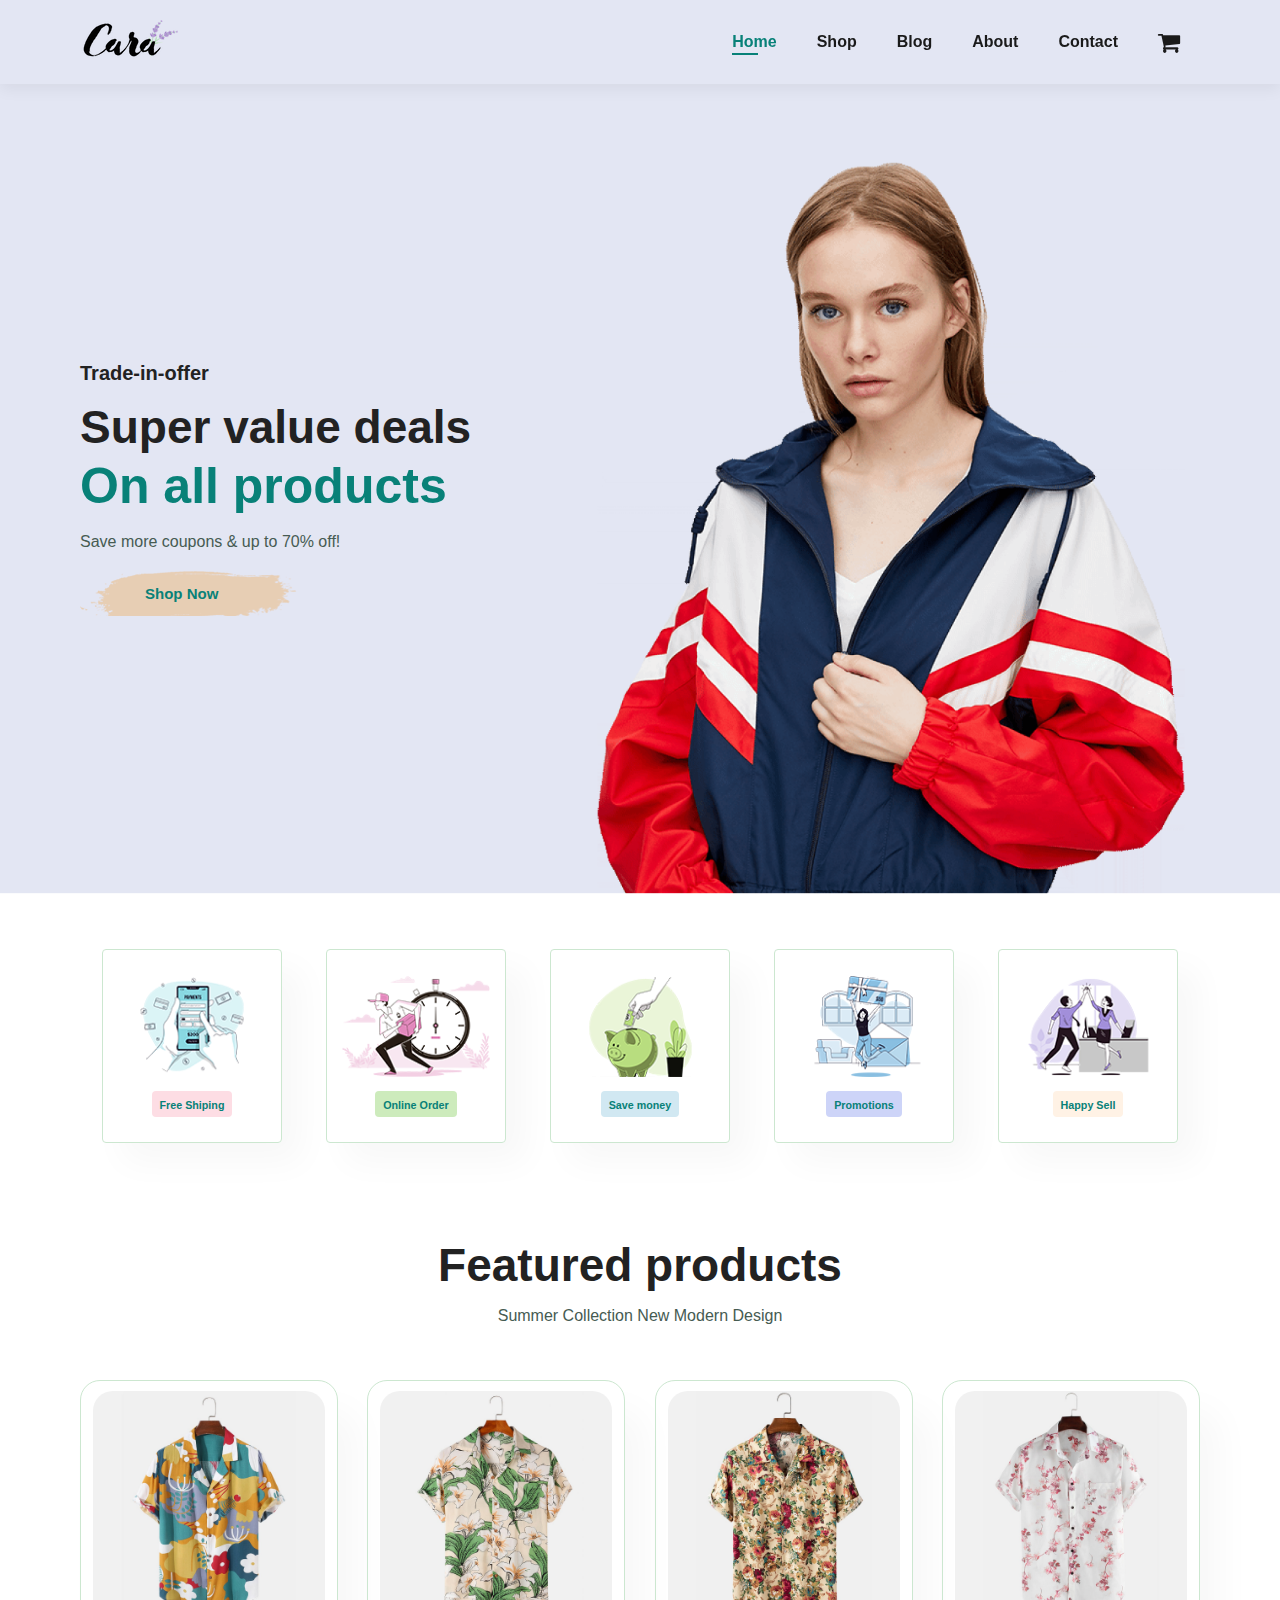
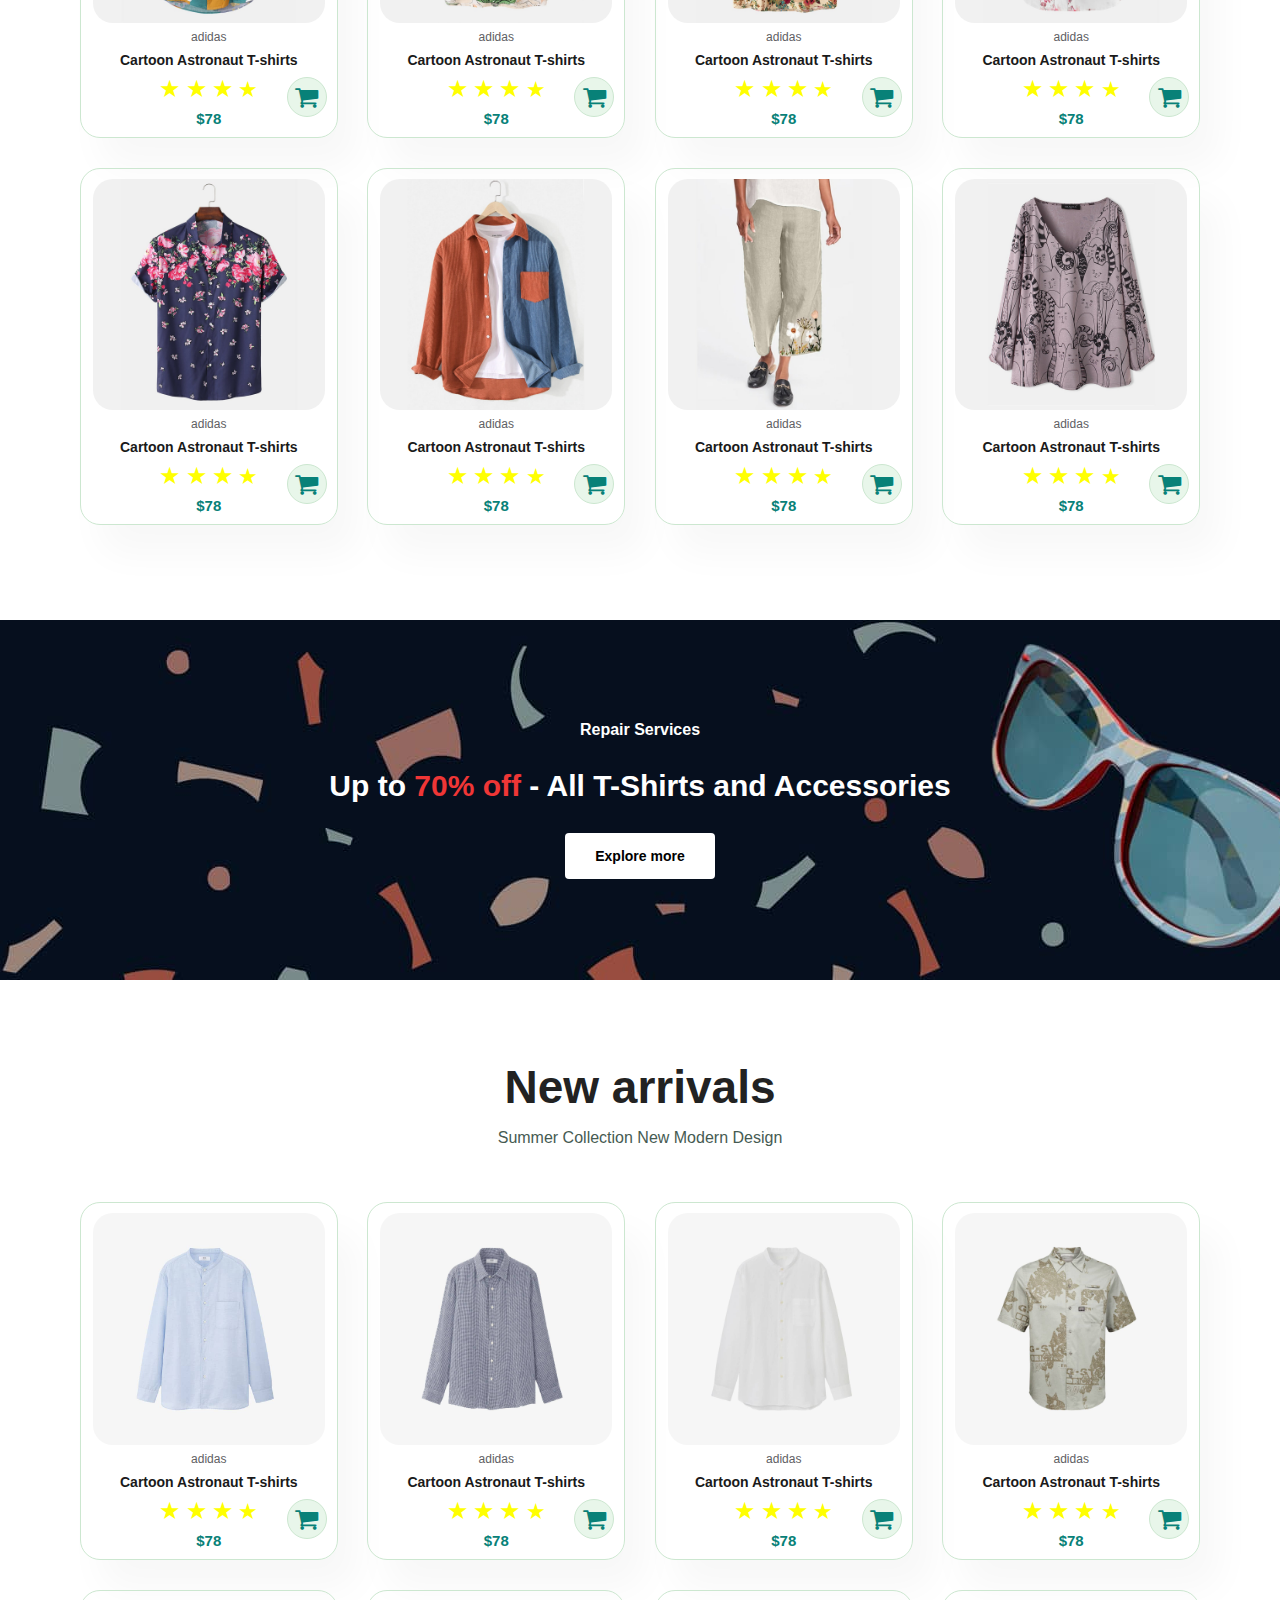
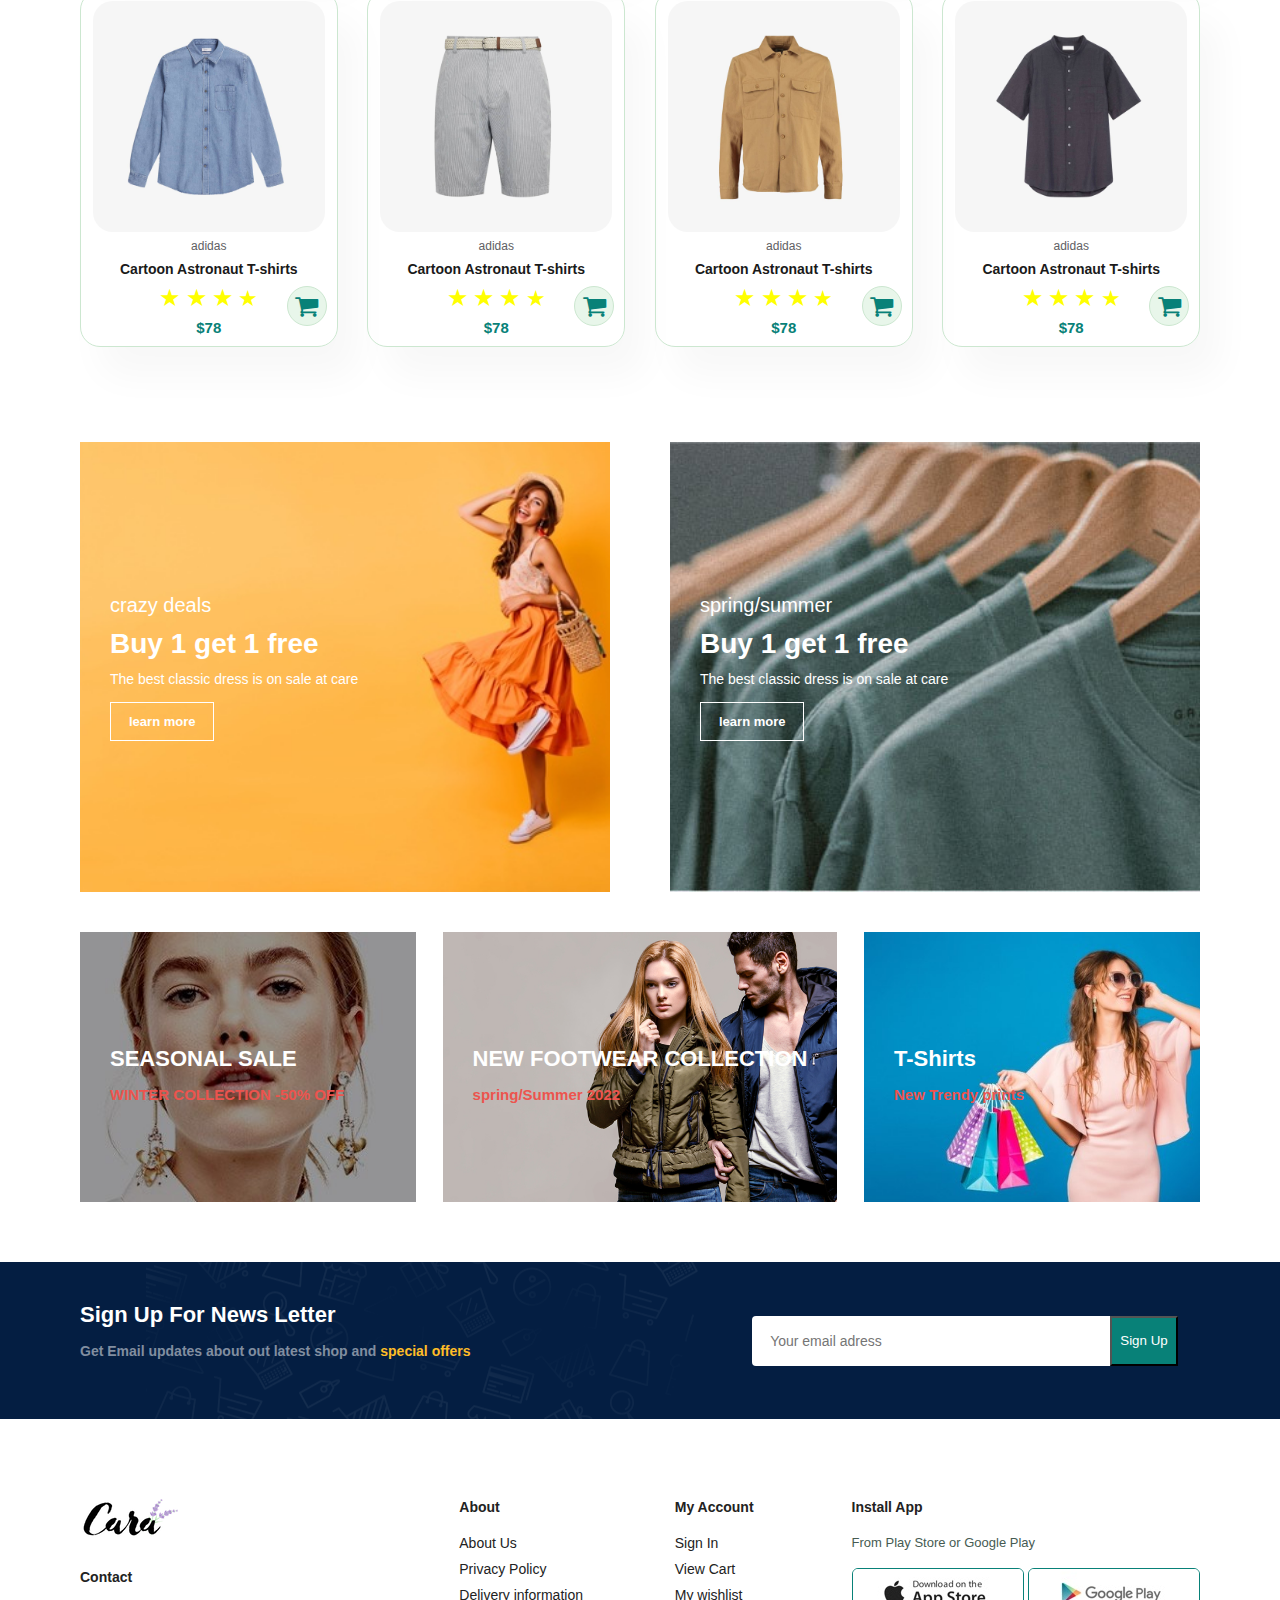
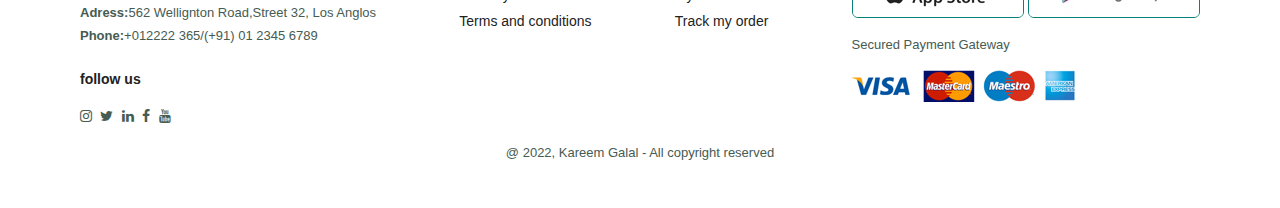
<file: index.html>
<!DOCTYPE html>
<html lang="en">

<head>
    <meta charset="UTF-8" />
    <meta http-equiv="X-UA-Compatible" content="IE=edge" />
    <meta name="viewport" content="width=device-width, initial-scale=1.0" />
    <title>Document</title>
    <link rel="stylesheet" href="app.css" />
    <link rel="stylesheet" href="https://cdnjs.cloudflare.com/ajax/libs/font-awesome/4.7.0/css/font-awesome.min.css" />

</head>

<body>
    <section id="header">
        <a href="#"><img src="img/logo.png" alt="" /></a>
        <div>
            <ul id="navbar">
                <li><a class="active" href="index.html">Home</a></li>
                <li><a href="shop.html">Shop</a></li>
                <li><a href="blog.html">Blog</a></li>
                <li><a href="about.html">About</a></li>
                <li><a href="contact.html">Contact</a></li>
                <li id="lg-bag">
                    <a href="cart.html"> <i class="fa fa-shopping-cart" style="font-size: 24px"></i></a>
                </li>
                <a href="" id="close"><span style="font-size: 20px">&#10006;</span></span></a>

            </ul>
        </div>
        <div id="mobile">
            <i class="fa fa-shopping-bag"></i>
            <i id="bar" class="fa fa-bars"></i>
        </div>
    </section>
    <section id="hero">
        <h4>Trade-in-offer</h4>
        <h2>Super value deals</h2>
        <h1>On all products</h1>
        <p>Save more coupons & up to 70% off!</p>
        <button>Shop Now</button>
    </section>

    <section id="feature" class="section-p1">
        <div class="fe-box">
            <img src="img/features/f1.png" alt="" />
            <h6>Free Shiping</h6>
        </div>
        <div class="fe-box">
            <img src="img/features/f2.png" alt="" />
            <h6>Online Order</h6>
        </div>
        <div class="fe-box">
            <img src="img/features/f3.png" alt="" />
            <h6>Save money</h6>
        </div>
        <div class="fe-box">
            <img src="img/features/f4.png" alt="" />
            <h6>Promotions</h6>
        </div>
        <div class="fe-box">
            <img src="img/features/f5.png" alt="" />
            <h6>Happy Sell</h6>
        </div>
    </section>
    <section id="product1" class="section-p1">
        <h2>Featured products</h2>
        <p>Summer Collection New Modern Design</p>
        <div class="pro-container">
            <div class="pro">
                <img src="img/products/f1.jpg" alt="" />

                <div class="descrip">
                    <span>adidas</span>
                    <h5>Cartoon Astronaut T-shirts</h5>
                    <div class="star">
                        <span style="font-size: 24px; color: yellow">&starf;</span>
                        <span style="font-size: 24px; color: yellow">&starf;</span>
                        <span style="font-size: 24px; color: yellow">&starf;</span>
                        <span style="font-size: 22px; color: yellow">&starf;</span>
                    </div>
                    <h4>$78</h4>
                    <a href="#"><i class="fa fa-shopping-cart cart" style="font-size: 25px"></i
            ></a>
                </div>
            </div>
            <div class="pro">
                <img src="img/products/f2.jpg" alt="" />

                <div class="descrip">
                    <span>adidas</span>
                    <h5>Cartoon Astronaut T-shirts</h5>
                    <div class="star">
                        <span style="font-size: 24px; color: yellow">&starf;</span>
                        <span style="font-size: 24px; color: yellow">&starf;</span>
                        <span style="font-size: 24px; color: yellow">&starf;</span>
                        <span style="font-size: 22px; color: yellow">&starf;</span>
                    </div>
                    <h4>$78</h4>
                    <a href="#"><i class="fa fa-shopping-cart cart" style="font-size: 25px"></i
            ></a>
                </div>
            </div>
            <div class="pro">
                <img src="img/products/f3.jpg" alt="" />

                <div class="descrip">
                    <span>adidas</span>
                    <h5>Cartoon Astronaut T-shirts</h5>
                    <div class="star">
                        <span style="font-size: 24px; color: yellow">&starf;</span>
                        <span style="font-size: 24px; color: yellow">&starf;</span>
                        <span style="font-size: 24px; color: yellow">&starf;</span>
                        <span style="font-size: 22px; color: yellow">&starf;</span>
                    </div>
                    <h4>$78</h4>
                    <a href="#"><i class="fa fa-shopping-cart cart" style="font-size: 25px"></i
            ></a>
                </div>
            </div>
            <div class="pro">
                <img src="img/products/f4.jpg" alt="" />

                <div class="descrip">
                    <span>adidas</span>
                    <h5>Cartoon Astronaut T-shirts</h5>
                    <div class="star">
                        <span style="font-size: 24px; color: yellow">&starf;</span>
                        <span style="font-size: 24px; color: yellow">&starf;</span>
                        <span style="font-size: 24px; color: yellow">&starf;</span>
                        <span style="font-size: 22px; color: yellow">&starf;</span>
                    </div>
                    <h4>$78</h4>
                    <a href="#"><i class="fa fa-shopping-cart cart" style="font-size: 25px"></i
            ></a>
                </div>
            </div>
            <div class="pro">
                <img src="img/products/f5.jpg" alt="" />

                <div class="descrip">
                    <span>adidas</span>
                    <h5>Cartoon Astronaut T-shirts</h5>
                    <div class="star">
                        <span style="font-size: 24px; color: yellow">&starf;</span>
                        <span style="font-size: 24px; color: yellow">&starf;</span>
                        <span style="font-size: 24px; color: yellow">&starf;</span>
                        <span style="font-size: 22px; color: yellow">&starf;</span>
                    </div>
                    <h4>$78</h4>
                    <a href="#"><i class="fa fa-shopping-cart cart" style="font-size: 25px"></i
            ></a>
                </div>
            </div>
            <div class="pro">
                <img src="img/products/f6.jpg" alt="" />

                <div class="descrip">
                    <span>adidas</span>
                    <h5>Cartoon Astronaut T-shirts</h5>
                    <div class="star">
                        <span style="font-size: 24px; color: yellow">&starf;</span>
                        <span style="font-size: 24px; color: yellow">&starf;</span>
                        <span style="font-size: 24px; color: yellow">&starf;</span>
                        <span style="font-size: 22px; color: yellow">&starf;</span>
                    </div>
                    <h4>$78</h4>
                    <a href="#"><i class="fa fa-shopping-cart cart" style="font-size: 25px"></i
            ></a>
                </div>
            </div>
            <div class="pro">
                <img src="img/products/f7.jpg" alt="" />

                <div class="descrip">
                    <span>adidas</span>
                    <h5>Cartoon Astronaut T-shirts</h5>
                    <div class="star">
                        <span style="font-size: 24px; color: yellow">&starf;</span>
                        <span style="font-size: 24px; color: yellow">&starf;</span>
                        <span style="font-size: 24px; color: yellow">&starf;</span>
                        <span style="font-size: 22px; color: yellow">&starf;</span>
                    </div>
                    <h4>$78</h4>
                    <a href="#"><i class="fa fa-shopping-cart cart" style="font-size: 25px"></i
            ></a>
                </div>
            </div>
            <div class="pro">
                <img src="img/products/f8.jpg" alt="" />

                <div class="descrip">
                    <span>adidas</span>
                    <h5>Cartoon Astronaut T-shirts</h5>
                    <div class="star">
                        <span style="font-size: 24px; color: yellow">&starf;</span>
                        <span style="font-size: 24px; color: yellow">&starf;</span>
                        <span style="font-size: 24px; color: yellow">&starf;</span>
                        <span style="font-size: 22px; color: yellow">&starf;</span>
                    </div>
                    <h4>$78</h4>
                    <a href="#"><i class="fa fa-shopping-cart cart" style="font-size: 25px"></i
            ></a>
                </div>
            </div>
        </div>
    </section>
    <section id="banner" class="section-m1">
        <h4>Repair Services</h4>
        <h2>Up to <span>70% off</span> - All T-Shirts and Accessories</h2>
        <button class="normal">Explore more</button>
    </section>

    <section id="product1" class="section-p1">
        <h2>New arrivals</h2>
        <p>Summer Collection New Modern Design</p>
        <div class="pro-container">
            <div class="pro">
                <img src="img/products/n1.jpg" alt="" />

                <div class="descrip">
                    <span>adidas</span>
                    <h5>Cartoon Astronaut T-shirts</h5>
                    <div class="star">
                        <span style="font-size: 24px; color: yellow">&starf;</span>
                        <span style="font-size: 24px; color: yellow">&starf;</span>
                        <span style="font-size: 24px; color: yellow">&starf;</span>
                        <span style="font-size: 22px; color: yellow">&starf;</span>
                    </div>
                    <h4>$78</h4>
                    <a href="#"><i class="fa fa-shopping-cart cart" style="font-size: 25px"></i
            ></a>
                </div>
            </div>
            <div class="pro">
                <img src="img/products/n2.jpg" alt="" />

                <div class="descrip">
                    <span>adidas</span>
                    <h5>Cartoon Astronaut T-shirts</h5>
                    <div class="star">
                        <span style="font-size: 24px; color: yellow">&starf;</span>
                        <span style="font-size: 24px; color: yellow">&starf;</span>
                        <span style="font-size: 24px; color: yellow">&starf;</span>
                        <span style="font-size: 22px; color: yellow">&starf;</span>
                    </div>
                    <h4>$78</h4>
                    <a href="#"><i class="fa fa-shopping-cart cart" style="font-size: 25px"></i
            ></a>
                </div>
            </div>
            <div class="pro">
                <img src="img/products/n3.jpg" alt="" />

                <div class="descrip">
                    <span>adidas</span>
                    <h5>Cartoon Astronaut T-shirts</h5>
                    <div class="star">
                        <span style="font-size: 24px; color: yellow">&starf;</span>
                        <span style="font-size: 24px; color: yellow">&starf;</span>
                        <span style="font-size: 24px; color: yellow">&starf;</span>
                        <span style="font-size: 22px; color: yellow">&starf;</span>
                    </div>
                    <h4>$78</h4>
                    <a href="#"><i class="fa fa-shopping-cart cart" style="font-size: 25px"></i
            ></a>
                </div>
            </div>
            <div class="pro">
                <img src="img/products/n4.jpg" alt="" />

                <div class="descrip">
                    <span>adidas</span>
                    <h5>Cartoon Astronaut T-shirts</h5>
                    <div class="star">
                        <span style="font-size: 24px; color: yellow">&starf;</span>
                        <span style="font-size: 24px; color: yellow">&starf;</span>
                        <span style="font-size: 24px; color: yellow">&starf;</span>
                        <span style="font-size: 22px; color: yellow">&starf;</span>
                    </div>
                    <h4>$78</h4>
                    <a href="#"><i class="fa fa-shopping-cart cart" style="font-size: 25px"></i
            ></a>
                </div>
            </div>
            <div class="pro">
                <img src="img/products/n5.jpg" alt="" />

                <div class="descrip">
                    <span>adidas</span>
                    <h5>Cartoon Astronaut T-shirts</h5>
                    <div class="star">
                        <span style="font-size: 24px; color: yellow">&starf;</span>
                        <span style="font-size: 24px; color: yellow">&starf;</span>
                        <span style="font-size: 24px; color: yellow">&starf;</span>
                        <span style="font-size: 22px; color: yellow">&starf;</span>
                    </div>
                    <h4>$78</h4>
                    <a href="#"><i class="fa fa-shopping-cart cart" style="font-size: 25px"></i
            ></a>
                </div>
            </div>
            <div class="pro">
                <img src="img/products/n6.jpg" alt="" />

                <div class="descrip">
                    <span>adidas</span>
                    <h5>Cartoon Astronaut T-shirts</h5>
                    <div class="star">
                        <span style="font-size: 24px; color: yellow">&starf;</span>
                        <span style="font-size: 24px; color: yellow">&starf;</span>
                        <span style="font-size: 24px; color: yellow">&starf;</span>
                        <span style="font-size: 22px; color: yellow">&starf;</span>
                    </div>
                    <h4>$78</h4>
                    <a href="#"><i class="fa fa-shopping-cart cart" style="font-size: 25px"></i
            ></a>
                </div>
            </div>
            <div class="pro">
                <img src="img/products/n7.jpg" alt="" />

                <div class="descrip">
                    <span>adidas</span>
                    <h5>Cartoon Astronaut T-shirts</h5>
                    <div class="star">
                        <span style="font-size: 24px; color: yellow">&starf;</span>
                        <span style="font-size: 24px; color: yellow">&starf;</span>
                        <span style="font-size: 24px; color: yellow">&starf;</span>
                        <span style="font-size: 22px; color: yellow">&starf;</span>
                    </div>
                    <h4>$78</h4>
                    <a href="#"><i class="fa fa-shopping-cart cart" style="font-size: 25px"></i
            ></a>
                </div>
            </div>
            <div class="pro">
                <img src="img/products/n8.jpg" alt="" />

                <div class="descrip">
                    <span>adidas</span>
                    <h5>Cartoon Astronaut T-shirts</h5>
                    <div class="star">
                        <span style="font-size: 24px; color: yellow">&starf;</span>
                        <span style="font-size: 24px; color: yellow">&starf;</span>
                        <span style="font-size: 24px; color: yellow">&starf;</span>
                        <span style="font-size: 22px; color: yellow">&starf;</span>
                    </div>
                    <h4>$78</h4>
                    <a href="#"><i class="fa fa-shopping-cart cart" style="font-size: 25px"></i
            ></a>
                </div>
            </div>
        </div>
    </section>

    <section id="sm-banner" class="section-p1">
        <div class="banner-box">
            <h4>crazy deals</h4>
            <h2>Buy 1 get 1 free</h2>
            <span>The best classic dress is on sale at care</span>
            <button class="white">learn more</button>
        </div>
        <div class="banner-box banner-box2">
            <h4>spring/summer</h4>
            <h2>Buy 1 get 1 free</h2>
            <span>The best classic dress is on sale at care</span>
            <button class="white">learn more</button>
        </div>
    </section>
    <section id="txt-banner">
        <div class="banner-box">
            <h2>SEASONAL SALE</h2>
            <h3>WINTER COLLECTION -50% OFF</h3>
        </div>
        <div class="banner-box banner-box2">
            <h2>NEW FOOTWEAR COLLECTION</h2>
            <h3>spring/Summer 2022</h3>
        </div>
        <div class="banner-box banner-box3">
            <h2>T-Shirts</h2>
            <h3>New Trendy prints</h3>
        </div>
    </section>
    <section id="newletter" class="section-p1 section-m1">
        <div class="newstext">
            <h4>Sign Up For News Letter</h4>

            <p>
                Get Email updates about out latest shop and
                <span>special offers</span>
            </p>
        </div>
        <div class="form">
            <input type="text" placeholder="Your email adress" />
            <button class=" ">Sign Up</button>
        </div>
    </section>
    <footer class="section-p1">
        <div class="col">
            <img class="logo" src="img/logo.png" alt="" />
            <h4>Contact</h4>
            <p><strong>Adress:</strong>562 Wellignton Road,Street 32, Los Anglos</p>
            <p><strong>Phone:</strong>+012222 365/(+91) 01 2345 6789</p>
            <div class="follow">
                <h4>follow us</h4>
                <div class="icon">
                    <a href="#"><i class="fa fa-instagram"></i></a>
                    <a href=""> <i class="fa fa-twitter"></i></a>
                    <a href="#"><i class="fa fa-linkedin"></i></a>
                    <a href="#"><i class="fa fa-facebook"></i></a>
                    <a href="#"><i class="fa fa-youtube"></i></a>
                </div>
            </div>
        </div>
        <div class="col">
            <h4>About</h4>
            <a href="">About Us</a>
            <a href="">Privacy Policy</a>
            <a href="">Delivery information</a>
            <a href="">Terms and conditions</a>
        </div>
        <div class="col">
            <h4>My Account</h4>
            <a href="">Sign In</a>
            <a href="">View Cart</a>
            <a href="">My wishlist</a>
            <a href="">Track my order</a>
        </div>
        <div class="col install">
            <h4>Install App</h4>
            <p>From Play Store or Google Play</p>
            <div class="row">
                <img src="img/pay/app.jpg" alt="" />
                <img src="img/pay/play.jpg" alt="" />
            </div>
            <p>Secured Payment Gateway</p>
            <img src="img/pay/pay.png" alt="" />
        </div>
        <div class="copyright">
            <p>@ 2022, Kareem Galal - All copyright reserved</p>
        </div>
    </footer>
    <script src="scripts/scripts.js"></script>
</body>

</html>
</file>
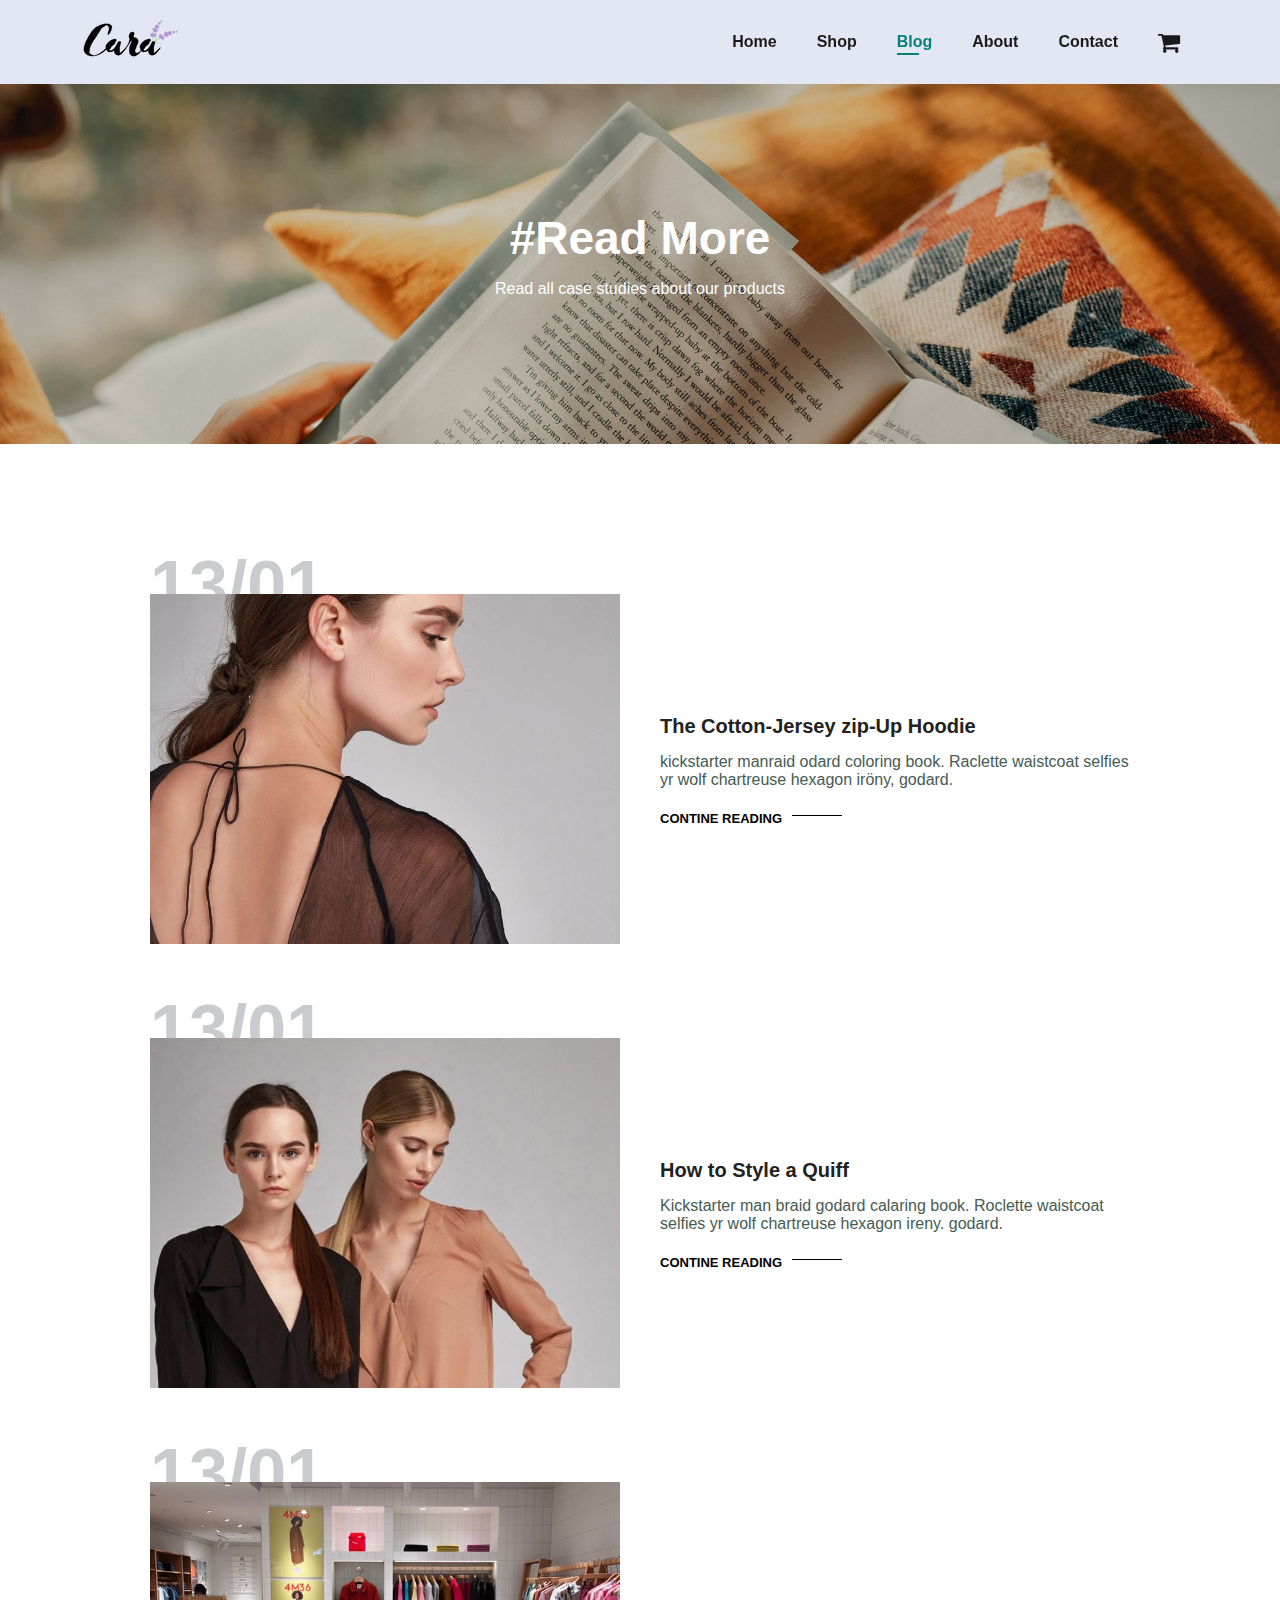
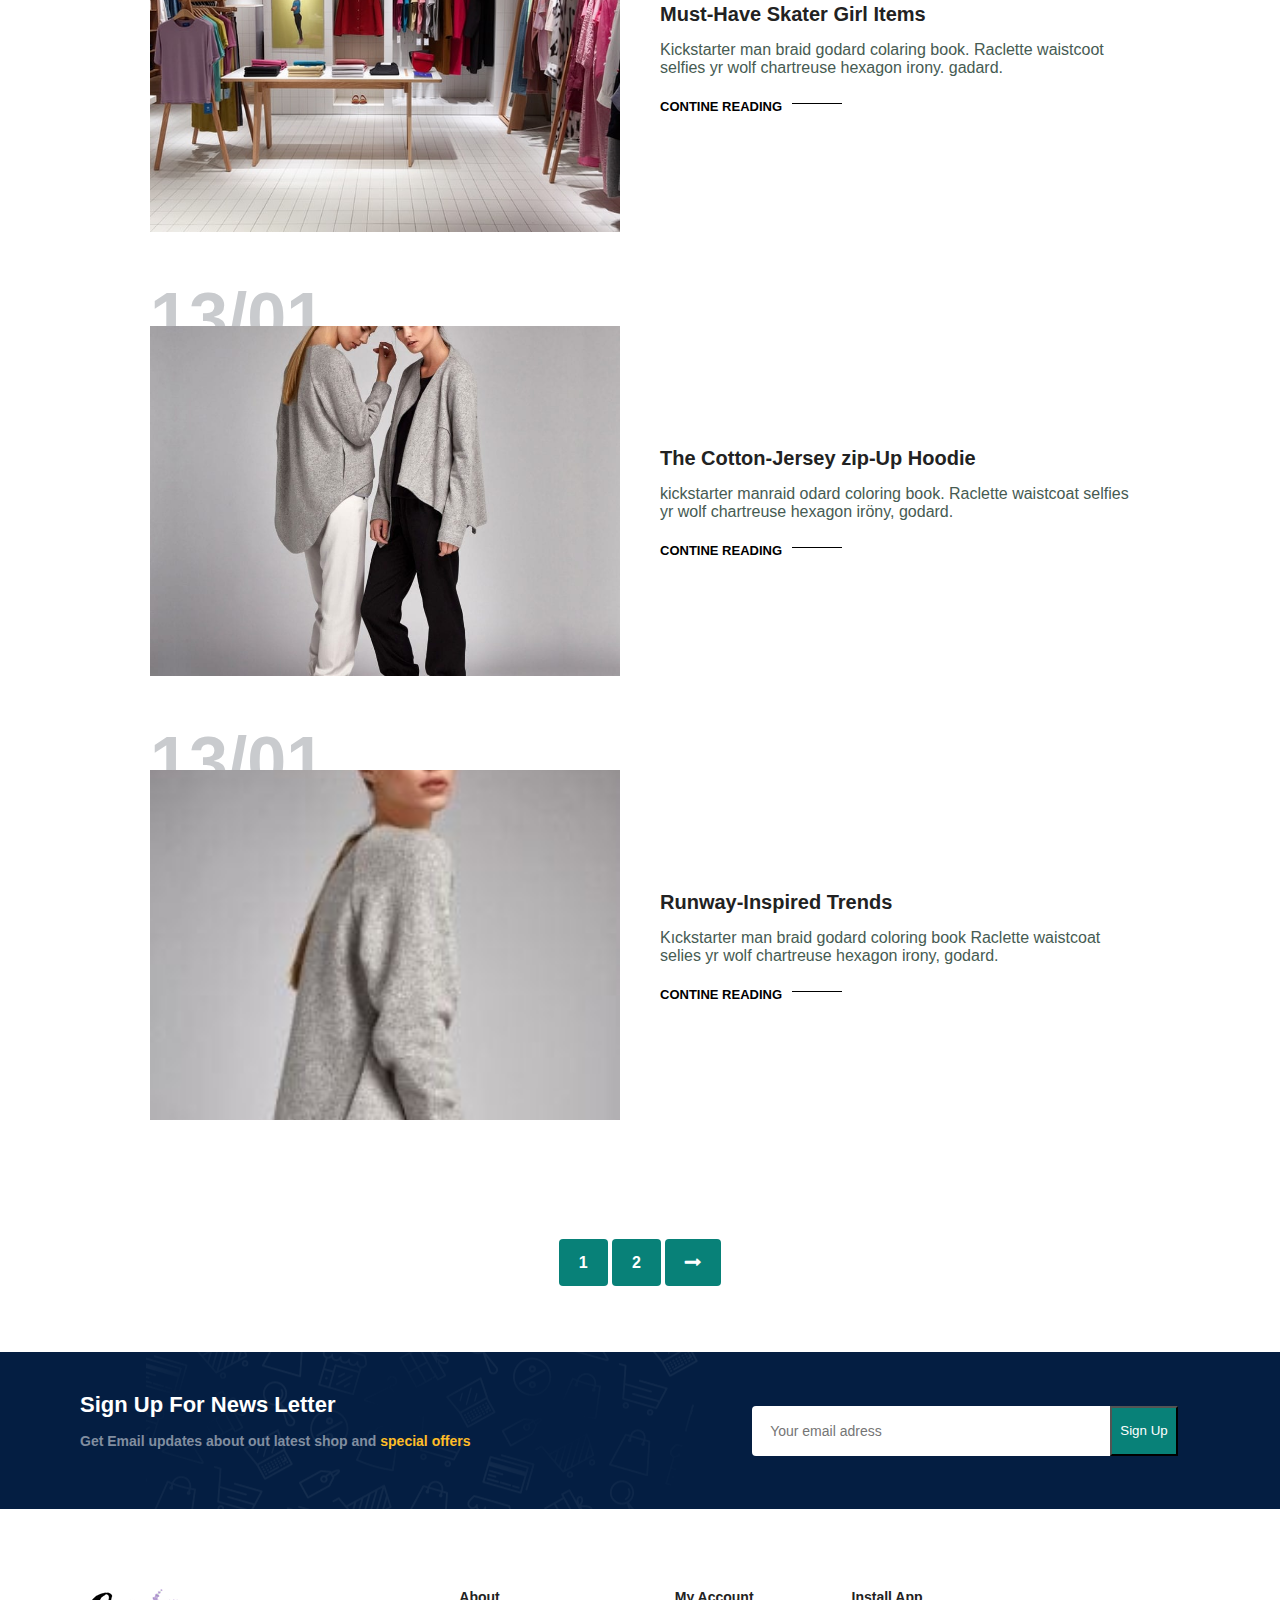
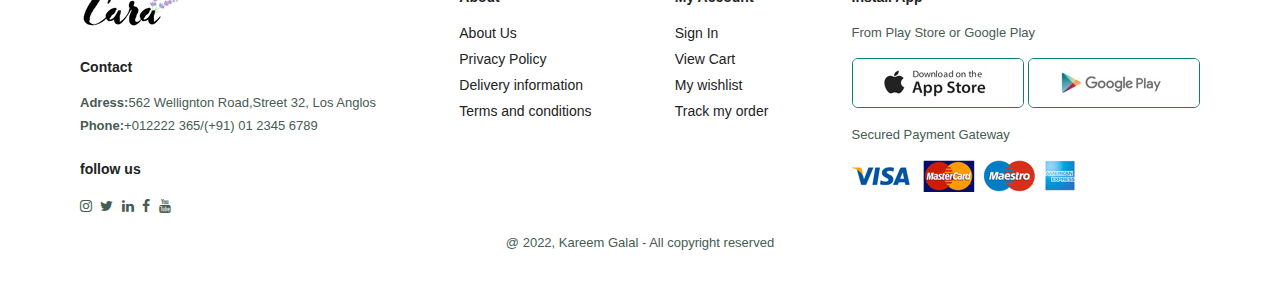
<file: blog.html>
<!DOCTYPE html>
<html lang="en">

<head>
    <meta charset="UTF-8" />
    <meta http-equiv="X-UA-Compatible" content="IE=edge" />
    <meta name="viewport" content="width=device-width, initial-scale=1.0" />
    <title>Document</title>
    <link rel="stylesheet" href="app.css" />
    <link rel="stylesheet" href="blog.css">
    <link rel="stylesheet" href="https://cdnjs.cloudflare.com/ajax/libs/font-awesome/4.7.0/css/font-awesome.min.css" />
</head>

<body>
    <section id="header">
        <a href="#"><img src="img/logo.png" alt="" /></a>
        <div>
            <ul id="navbar">
                <li><a href="index.html">Home</a></li>
                <li><a href="shop.html">Shop</a></li>
                <li><a class="active" href="blog.html">Blog</a></li>
                <li><a href="about.html">About</a></li>
                <li><a href="contact.html">Contact</a></li>
                <li id="lg-bag">
                    <a href="cart.html"> <i class="fa fa-shopping-cart" style="font-size: 24px"></i></a>
                </li>

                <a href="" id="close"><span style="font-size: 20px">&#10006;</span></span></a>

            </ul>
        </div>
        <div id="mobile">
            <i class="fa fa-shopping-bag"></i>
            <i id="bar" class="fa fa-bars"></i>
        </div>
    </section>
    <section id="page-header" class="blog-header">

        <h2>#Read More</h2>
        <p>Read all case studies about our products</p>
    </section>

    <section id="blog">
        <div class="blog-box">
            <div class="blog-img">
                <img src="img/blog/b1.jpg" alt="">
            </div>
            <div class="blog-details">
                <h4> The Cotton-Jersey zip-Up Hoodie</h4>
                <p>kickstarter manraid odard coloring book. Raclette waistcoat selfies yr wolf chartreuse hexagon iröny, godard.</p>
                <a href="">CONTINE READING </a>
            </div>
            <h1>13/01</h1>
        </div>
        <div class="blog-box">
            <div class="blog-img">
                <img src="img/blog/b2.jpg" alt="">
            </div>
            <div class="blog-details">
                <h4> How to Style a Quiff</h4>
                <p>Kickstarter man braid godard calaring book. Roclette waistcoat selfies yr wolf chartreuse hexagon ireny. godard.
                </p>
                <a href="">CONTINE READING </a>
            </div>
            <h1>13/01</h1>
        </div>
        <div class="blog-box">
            <div class="blog-img">
                <img src="img/blog/b3.jpg" alt="">
            </div>
            <div class="blog-details">
                <h4> Must-Have Skater Girl Items</h4>
                <p>Kickstarter man braid godard colaring book. Raclette waistcoot selfies yr wolf chartreuse hexagon irony. gadard.
                </p>
                <a href="">CONTINE READING </a>
            </div>
            <h1>13/01</h1>
        </div>
        <div class="blog-box">
            <div class="blog-img">
                <img src="img/blog/b4.jpg" alt="">
            </div>
            <div class="blog-details">
                <h4> The Cotton-Jersey zip-Up Hoodie</h4>
                <p>kickstarter manraid odard coloring book. Raclette waistcoat selfies yr wolf chartreuse hexagon iröny, godard.</p>
                <a href="">CONTINE READING </a>
            </div>
            <h1>13/01</h1>
        </div>
        <div class="blog-box">
            <div class="blog-img">
                <img src="img/blog/b5.jpg" alt="">
            </div>
            <div class="blog-details">
                <h4> Runway-Inspired Trends</h4>
                <p>Kıckstarter man braid godard coloring book Raclette waistcoat selies yr wolf chartreuse hexagon irony, godard.
                </p>
                <a href="">CONTINE READING </a>
            </div>
            <h1>13/01</h1>
        </div>
    </section>

    <section id="pagination" class="section-p1">
        <a href="">1</a>
        <a href="">2</a>
        <a href=""><i class="fa fa-long-arrow-right"></i></a>
    </section>

    <section id="newletter" class="section-p1 section-m1">
        <div class="newstext">
            <h4>Sign Up For News Letter</h4>

            <p>
                Get Email updates about out latest shop and
                <span>special offers</span>
            </p>
        </div>
        <div class="form">
            <input type="text" placeholder="Your email adress" />
            <button class=" ">Sign Up</button>
        </div>
    </section>
    <footer class="section-p1">
        <div class="col">
            <img class="logo" src="img/logo.png" alt="" />
            <h4>Contact</h4>
            <p><strong>Adress:</strong>562 Wellignton Road,Street 32, Los Anglos</p>
            <p><strong>Phone:</strong>+012222 365/(+91) 01 2345 6789</p>
            <div class="follow">
                <h4>follow us</h4>
                <div class="icon">
                    <a href="#"><i class="fa fa-instagram"></i></a>
                    <a href=""> <i class="fa fa-twitter"></i></a>
                    <a href="#"><i class="fa fa-linkedin"></i></a>
                    <a href="#"><i class="fa fa-facebook"></i></a>
                    <a href="#"><i class="fa fa-youtube"></i></a>
                </div>
            </div>
        </div>
        <div class="col">
            <h4>About</h4>
            <a href="">About Us</a>
            <a href="">Privacy Policy</a>
            <a href="">Delivery information</a>
            <a href="">Terms and conditions</a>
        </div>
        <div class="col">
            <h4>My Account</h4>
            <a href="">Sign In</a>
            <a href="">View Cart</a>
            <a href="">My wishlist</a>
            <a href="">Track my order</a>
        </div>
        <div class="col install">
            <h4>Install App</h4>
            <p>From Play Store or Google Play</p>
            <div class="row">
                <img src="img/pay/app.jpg" alt="" />
                <img src="img/pay/play.jpg" alt="" />
            </div>
            <p>Secured Payment Gateway</p>
            <img src="img/pay/pay.png" alt="" />
        </div>
        <div class="copyright">
            <p>@ 2022, Kareem Galal - All copyright reserved</p>
        </div>
    </footer>

    <script src="scripts/scripts.js"></script>
</body>

</html>
</file>
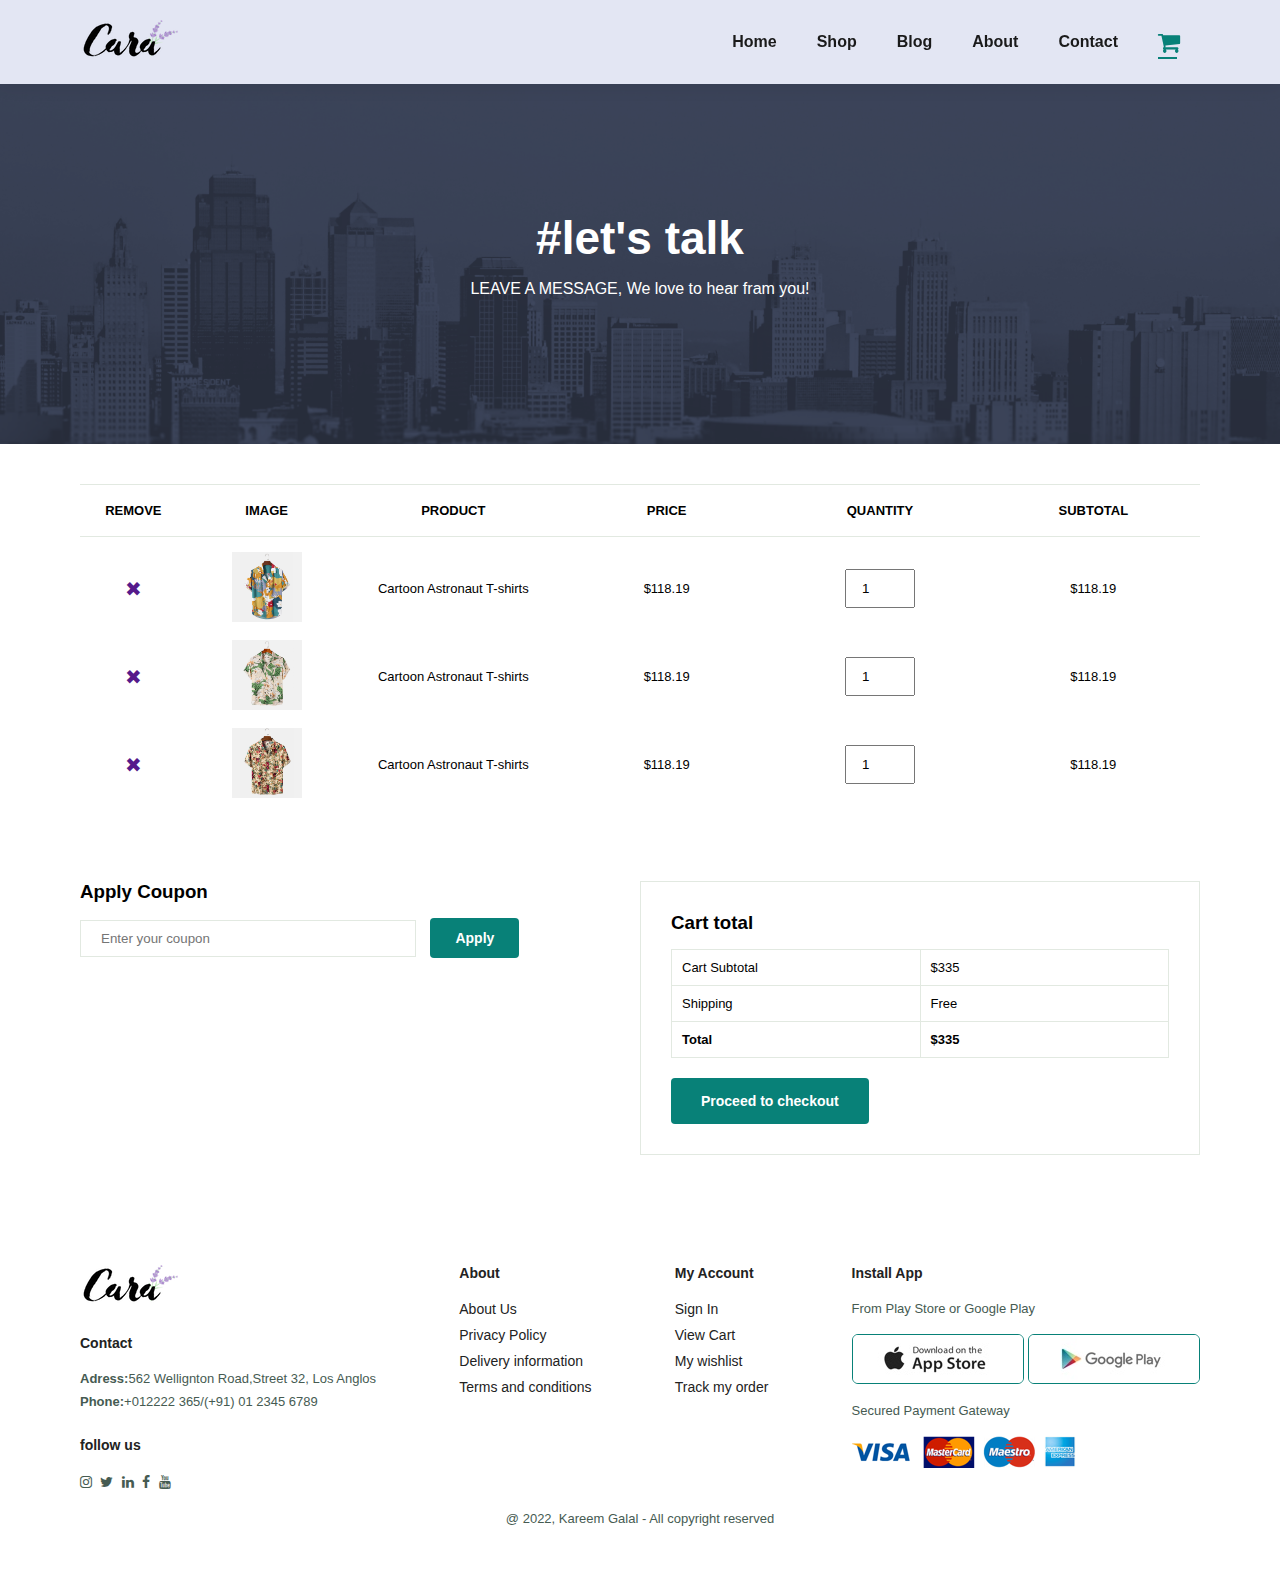
<file: cart.html>
<!DOCTYPE html>
<html lang="en">

<head>
    <meta charset="UTF-8" />
    <meta http-equiv="X-UA-Compatible" content="IE=edge" />
    <meta name="viewport" content="width=device-width, initial-scale=1.0" />
    <title>Document</title>
    <link rel="stylesheet" href="app.css" />
    <link rel="stylesheet" href="cart.css" />
    <link rel="stylesheet" href="https://cdnjs.cloudflare.com/ajax/libs/font-awesome/4.7.0/css/font-awesome.min.css" />
</head>

<body>
    <section id="header">
        <a href="#"><img src="img/logo.png" alt="" /></a>
        <div>
            <ul id="navbar">
                <li><a href="index.html">Home</a></li>
                <li><a href="shop.html">Shop</a></li>
                <li><a href="blog.html">Blog</a></li>
                <li><a href="about.html">About</a></li>
                <li><a href="contact.html">Contact</a></li>
                <li id="lg-bag">
                    <a class="active" href="cart.html"><i class="fa fa-shopping-cart" style="font-size: 24px"></i></a>

                </li>
                <a href="" id="close"><span style="font-size: 20px">&#10006;</span></span></a>

            </ul>
        </div>
        <div id="mobile">
            <i class="fa fa-shopping-bag"></i>
            <i id="bar" class="fa fa-bars"></i>
        </div>
    </section>
    <section id="page-header" class="cart-header">

        <h2>#let's talk</h2>
        <p>LEAVE A MESSAGE, We love to hear fram you! </p>
    </section>
    <section id="cart" class="section-p1">
        <table width="100%">
            <thead>
                <tr>
                    <td>Remove</td>
                    <td>Image</td>
                    <td>Product</td>
                    <td>Price</td>
                    <td>Quantity</td>
                    <td>Subtotal</td>
                </tr>

            </thead>
            <tbody>
                <tr>
                    <td> <a href=""><span style='font-size:20px;'>&#10006;</span></a></td>
                    <td><img src="img/products/f1.jpg" alt=""></td>
                    <td>Cartoon Astronaut T-shirts</td>
                    <td>$118.19</td>
                    <td><input type="number" value="1"></td>
                    <td>$118.19</td>
                </tr>
                <tr>
                    <td> <a href=""><span style='font-size:20px;'>&#10006;</span></a></td>
                    <td><img src="img/products/f2.jpg" alt=""></td>
                    <td>Cartoon Astronaut T-shirts</td>
                    <td>$118.19</td>
                    <td><input type="number" value="1"></td>
                    <td>$118.19</td>
                </tr>
                <tr>
                    <td> <a href=""><span style='font-size:20px;'>&#10006;</span></a></td>
                    <td><img src="img/products/f3.jpg" alt=""></td>
                    <td>Cartoon Astronaut T-shirts</td>
                    <td>$118.19</td>
                    <td><input type="number" value="1"></td>
                    <td>$118.19</td>
                </tr>
            </tbody>
        </table>
    </section>
    <section id="cart-add" class="section-p1">
        <div id="coupon">
            <h3>Apply Coupon</h3>
            <div>
                <input type="text" placeholder="Enter your coupon">
                <button id="apply" class="normal">Apply</button>
            </div>
        </div>
        <div id="subtotal">
            <h3>Cart total</h3>
            <table>
                <tr>
                    <td>Cart Subtotal</td>
                    <td>$335</td>
                </tr>
                <tr>
                    <td>Shipping</td>
                    <td>Free</td>
                </tr>
                <tr>
                    <td><strong>Total</strong></td>
                    <td><strong>$335</strong></td>
                </tr>
            </table>
            <button id="checkout" class="normal">Proceed to checkout</button>
        </div>
    </section>
    <footer class="section-p1">
        <div class="col">
            <img class="logo" src="img/logo.png" alt="" />
            <h4>Contact</h4>
            <p><strong>Adress:</strong>562 Wellignton Road,Street 32, Los Anglos</p>
            <p><strong>Phone:</strong>+012222 365/(+91) 01 2345 6789</p>
            <div class="follow">
                <h4>follow us</h4>
                <div class="icon">
                    <a href="#"><i class="fa fa-instagram"></i></a>
                    <a href=""> <i class="fa fa-twitter"></i></a>
                    <a href="#"><i class="fa fa-linkedin"></i></a>
                    <a href="#"><i class="fa fa-facebook"></i></a>
                    <a href="#"><i class="fa fa-youtube"></i></a>
                </div>
            </div>
        </div>
        <div class="col">
            <h4>About</h4>
            <a href="">About Us</a>
            <a href="">Privacy Policy</a>
            <a href="">Delivery information</a>
            <a href="">Terms and conditions</a>
        </div>
        <div class="col">
            <h4>My Account</h4>
            <a href="">Sign In</a>
            <a href="">View Cart</a>
            <a href="">My wishlist</a>
            <a href="">Track my order</a>
        </div>
        <div class="col install">
            <h4>Install App</h4>
            <p>From Play Store or Google Play</p>
            <div class="row">
                <img src="img/pay/app.jpg" alt="" />
                <img src="img/pay/play.jpg" alt="" />
            </div>
            <p>Secured Payment Gateway</p>
            <img src="img/pay/pay.png" alt="" />
        </div>
        <div class="copyright">
            <p>@ 2022, Kareem Galal - All copyright reserved</p>
        </div>
    </footer>

    <script src="scripts/scripts.js"></script>
</body>

</html>
</file>
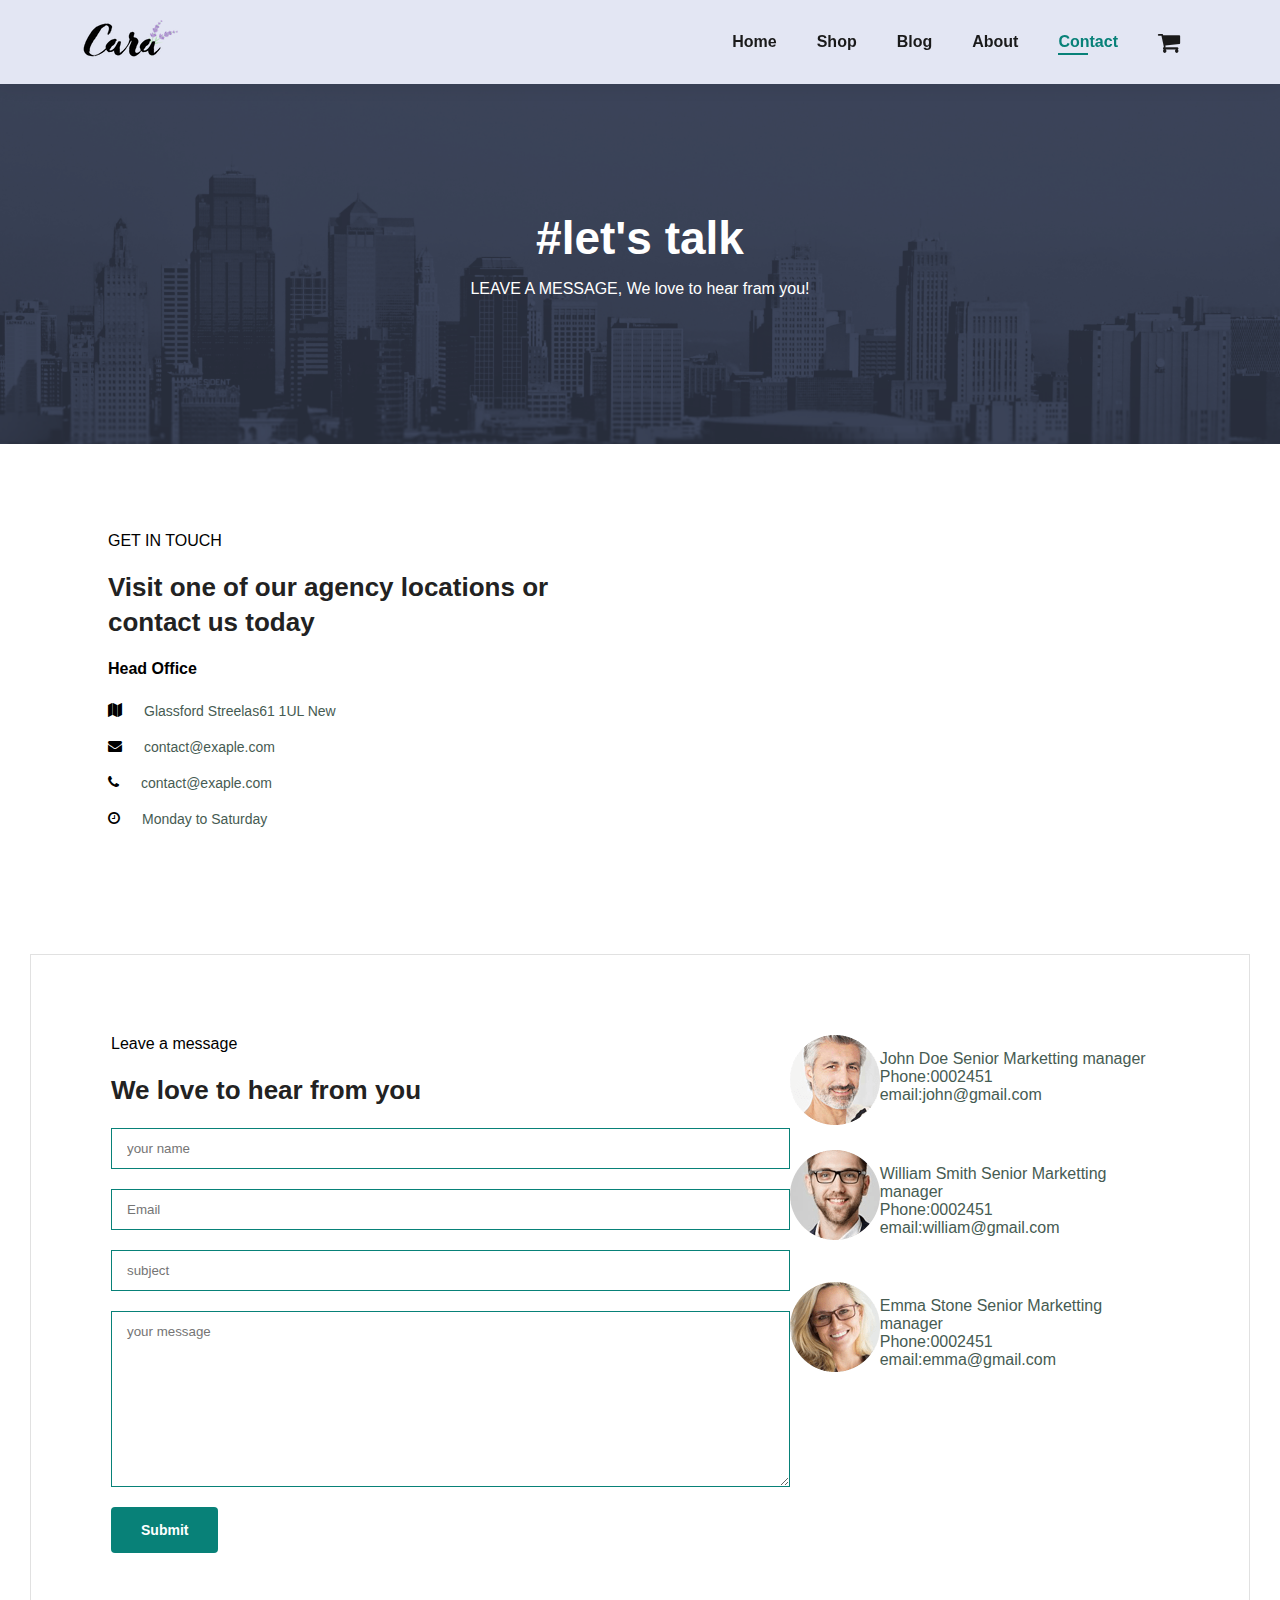
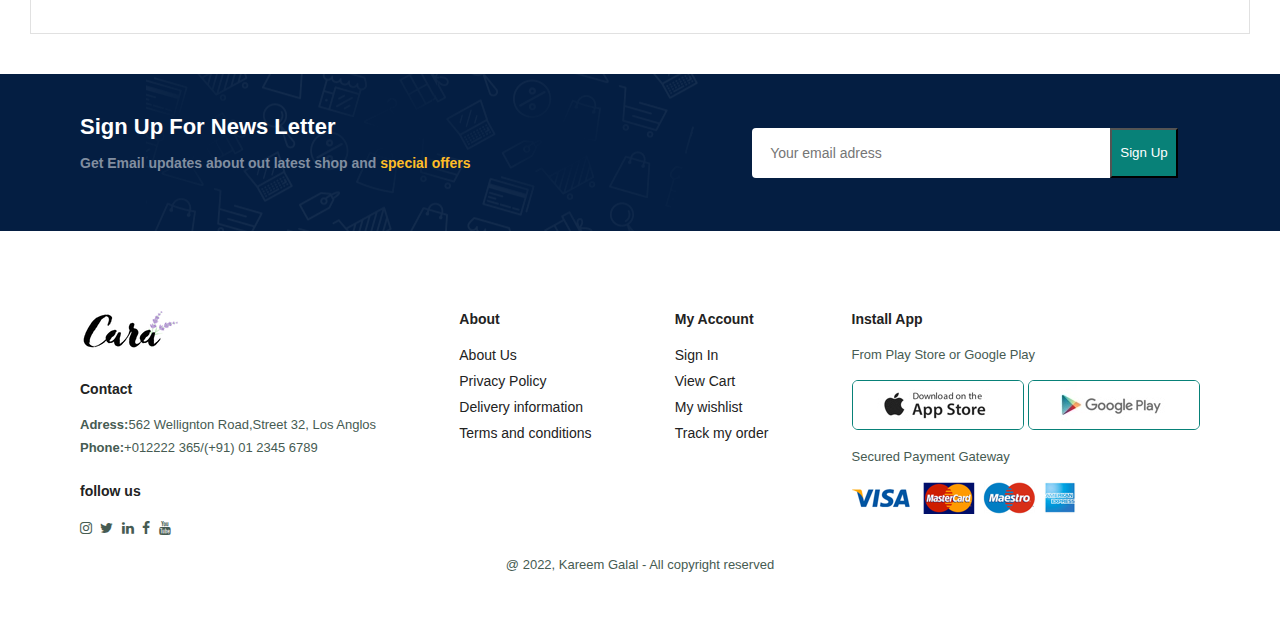
<file: contact.html>
<!DOCTYPE html>
<html lang="en">

<head>
    <meta charset="UTF-8" />
    <meta http-equiv="X-UA-Compatible" content="IE=edge" />
    <meta name="viewport" content="width=device-width, initial-scale=1.0" />
    <title>Document</title>
    <link rel="stylesheet" href="app.css" />
    <link rel="stylesheet" href="contact.css" />
    <link rel="stylesheet" href="https://cdnjs.cloudflare.com/ajax/libs/font-awesome/4.7.0/css/font-awesome.min.css" />
</head>

<body>
    <section id="header">
        <a href="#"><img src="img/logo.png" alt="" /></a>
        <div>
            <ul id="navbar">
                <li><a href="index.html">Home</a></li>
                <li><a href="shop.html">Shop</a></li>
                <li><a href="blog.html">Blog</a></li>
                <li><a href="about.html">About</a></li>
                <li><a class="active" href="contact.html">Contact</a></li>
                <li id="lg-bag">
                    <a href="cart.html"> <i class="fa fa-shopping-cart" style="font-size: 24px"></i></a>
                </li>
                <a href="" id="close"><span style="font-size: 20px">&#10006;</span></span></a>

            </ul>
        </div>
        <div id="mobile">
            <i class="fa fa-shopping-bag"></i>
            <i id="bar" class="fa fa-bars"></i>
        </div>
    </section>
    <section id="page-header" class="contact-header">

        <h2>#let's talk</h2>
        <p>LEAVE A MESSAGE, We love to hear fram you! </p>
    </section>
    <section id="contact-details" class="section-p1">
        <div class="details">
            <span>GET IN TOUCH</span>
            <h2>Visit one of our agency locations or contact us today</h2>
            <h3>Head Office</h3>
            <div>
                <li>
                    <i class="fa fa-map"></i>
                    <p>Glassford Streelas61 1UL New</p>

                </li>
                <li>
                    <i class="fa fa-envelope"></i>
                    <p>contact@exaple.com</p>

                </li>
                <li>
                    <i class="fa fa-phone"></i>
                    <p>contact@exaple.com</p>

                </li>
                <li>
                    <i class="fa fa-clock-o"></i>
                    <p>Monday to Saturday</p>

                </li>
            </div>

        </div>
        <div class="map">
            <iframe src="https://www.google.com/maps/embed?pb=!1m18!1m12!1m3!1d2469.8088025254406!2d-1.2521781152729363!3d51.7548197004042!2m3!1f0!2f0!3f0!3m2!1i1024!2i768!4f13.1!3m3!1m2!1s0x4876c6a9ef8c485b%3A0xd2ff1883a001afed!2z2KzYp9mF2LnYqSDYo9mI2YPYs9mB2YjYsdiv!5e0!3m2!1sar!2seg!4v1647693090796!5m2!1sar!2seg"
                width="600" height="450" style="border:0;" allowfullscreen="" loading="lazy"></iframe>
        </div>
    </section>
    <section id="form-details">
        <form action="">
            <span>Leave a message</span>
            <h2>We love to hear from you</h2>
            <input type="text" placeholder="your name">
            <input type="email" placeholder="Email" required>
            <input type="text" placeholder="subject">
            <textarea name="" id="" cols="30" rows="10" placeholder="your message "></textarea>
            <button class="normal" type="Submit">Submit</button>
        </form>
        <div class="people">
            <div class="person">
                <img src="img/people/1.png" alt="">
                <p><span>John Doe</span> Senior Marketting manager <br> Phone:0002451 <br> email:john@gmail.com</p>
            </div>
            <div class="person">
                <img src="img/people/2.png" alt="">
                <p><span>William Smith</span> Senior Marketting manager <br> Phone:0002451 <br> email:william@gmail.com</p>
            </div>
            <div class="person">
                <img src="img/people/3.png" alt="">
                <p><span>Emma Stone</span> Senior Marketting manager <br> Phone:0002451 <br> email:emma@gmail.com</p>
            </div>
        </div>
    </section>
    <section id="newletter" class="section-p1 section-m1">
        <div class="newstext">
            <h4>Sign Up For News Letter</h4>

            <p>
                Get Email updates about out latest shop and
                <span>special offers</span>
            </p>
        </div>
        <div class="form">
            <input type="text" placeholder="Your email adress" />
            <button class=" ">Sign Up</button>
        </div>
    </section>
    <footer class="section-p1">
        <div class="col">
            <img class="logo" src="img/logo.png" alt="" />
            <h4>Contact</h4>
            <p><strong>Adress:</strong>562 Wellignton Road,Street 32, Los Anglos</p>
            <p><strong>Phone:</strong>+012222 365/(+91) 01 2345 6789</p>
            <div class="follow">
                <h4>follow us</h4>
                <div class="icon">
                    <a href="#"><i class="fa fa-instagram"></i></a>
                    <a href=""> <i class="fa fa-twitter"></i></a>
                    <a href="#"><i class="fa fa-linkedin"></i></a>
                    <a href="#"><i class="fa fa-facebook"></i></a>
                    <a href="#"><i class="fa fa-youtube"></i></a>
                </div>
            </div>
        </div>
        <div class="col">
            <h4>About</h4>
            <a href="">About Us</a>
            <a href="">Privacy Policy</a>
            <a href="">Delivery information</a>
            <a href="">Terms and conditions</a>
        </div>
        <div class="col">
            <h4>My Account</h4>
            <a href="">Sign In</a>
            <a href="">View Cart</a>
            <a href="">My wishlist</a>
            <a href="">Track my order</a>
        </div>
        <div class="col install">
            <h4>Install App</h4>
            <p>From Play Store or Google Play</p>
            <div class="row">
                <img src="img/pay/app.jpg" alt="" />
                <img src="img/pay/play.jpg" alt="" />
            </div>
            <p>Secured Payment Gateway</p>
            <img src="img/pay/pay.png" alt="" />
        </div>
        <div class="copyright">
            <p>@ 2022, Kareem Galal - All copyright reserved</p>
        </div>
    </footer>

    <script src="scripts/scripts.js"></script>
</body>

</html>
</file>
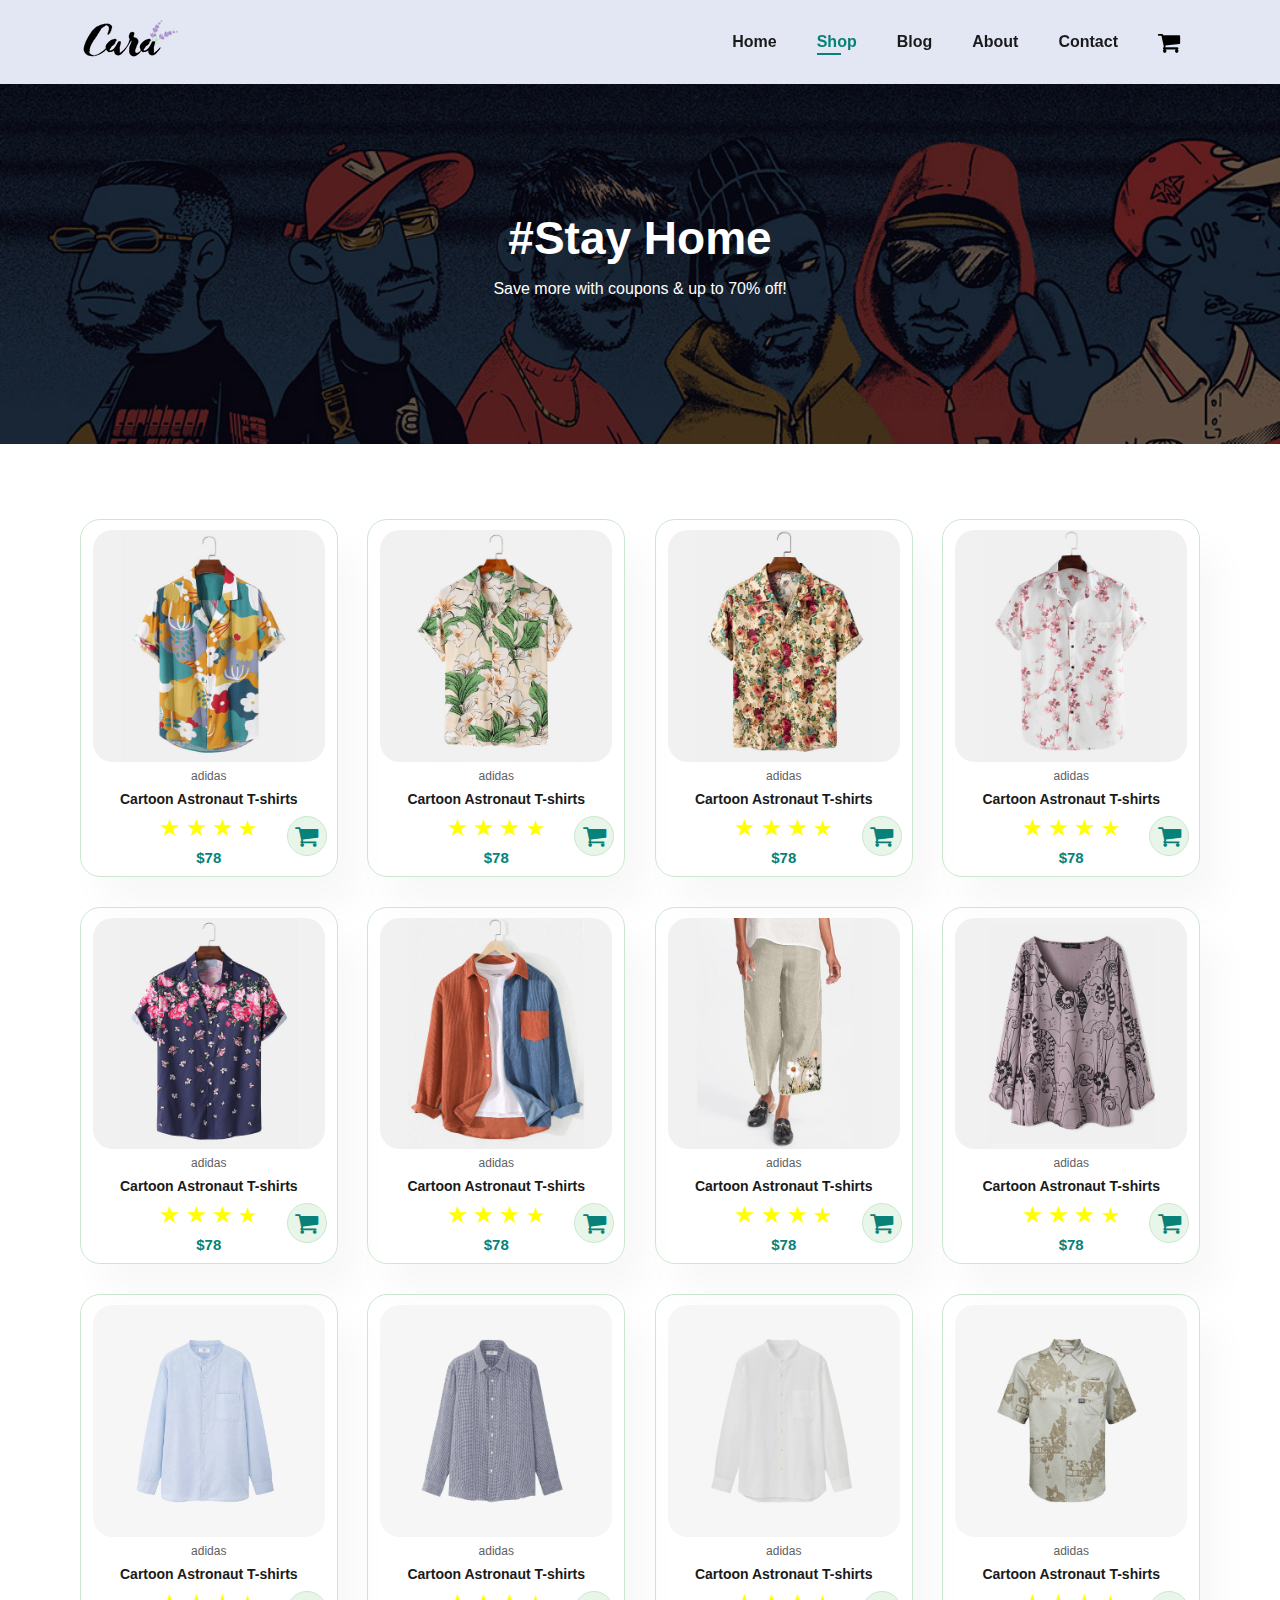
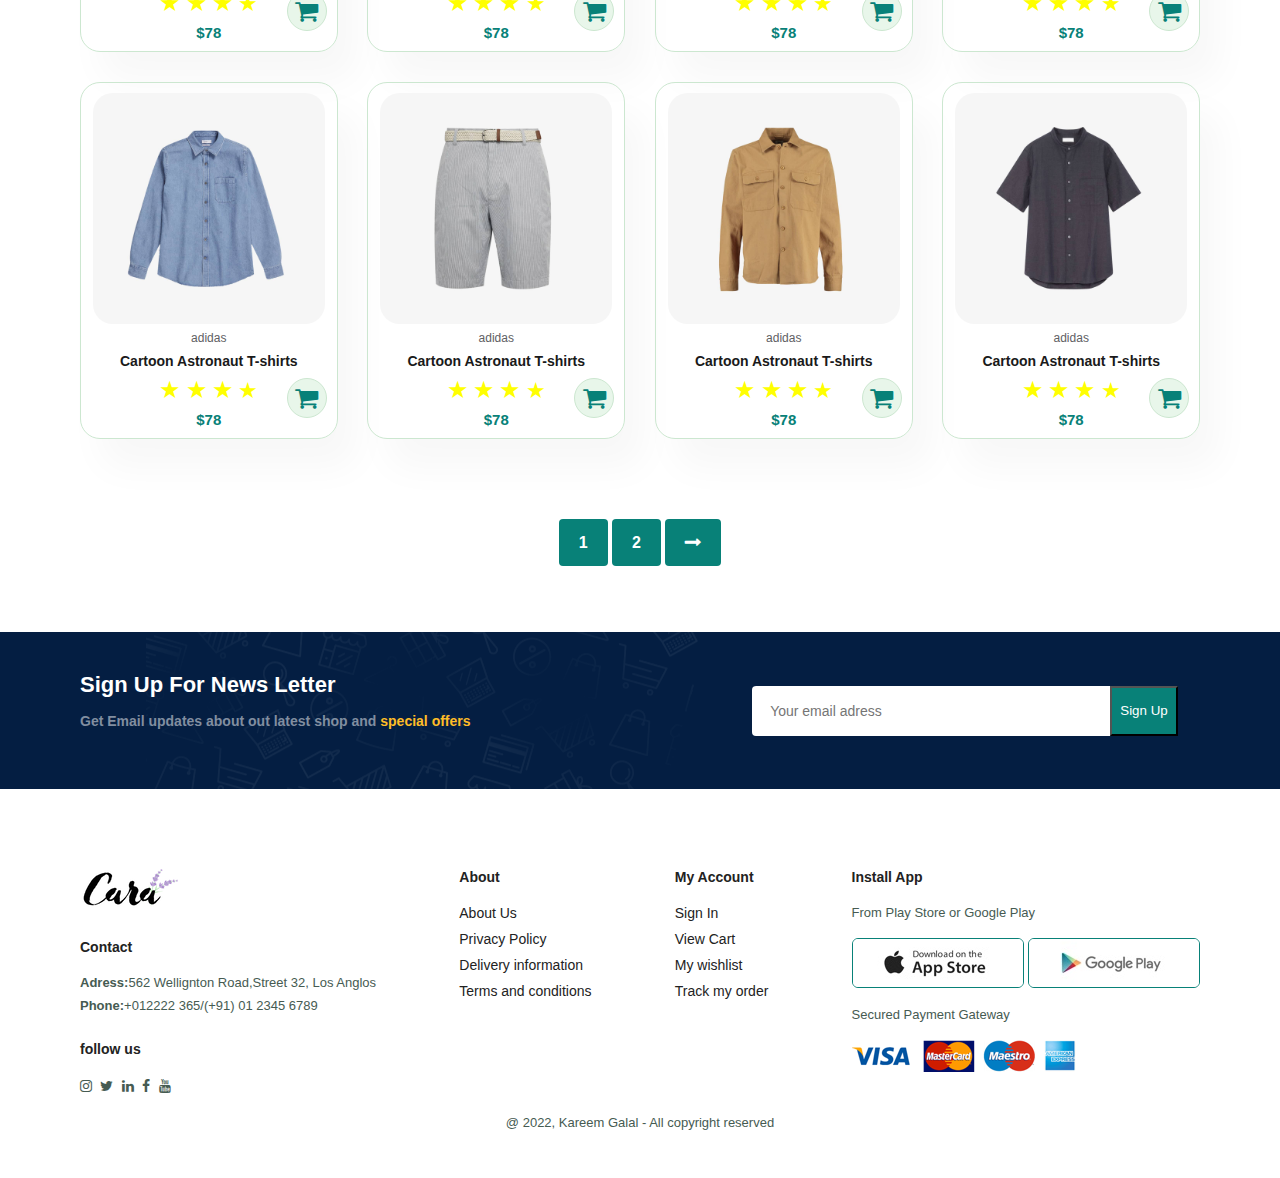
<file: shop.html>
<!DOCTYPE html>
<html lang="en">

<head>
    <meta charset="UTF-8" />
    <meta http-equiv="X-UA-Compatible" content="IE=edge" />
    <meta name="viewport" content="width=device-width, initial-scale=1.0" />
    <title>Document</title>
    <link rel="stylesheet" href="app.css" />
    <link rel="stylesheet" href="https://cdnjs.cloudflare.com/ajax/libs/font-awesome/4.7.0/css/font-awesome.min.css" />
</head>

<body>
    <section id="header">
        <a href="#"><img src="img/logo.png" alt="" /></a>
        <div>
            <ul id="navbar">
                <li><a href="index.html">Home</a></li>
                <li><a class="active" href="shop.html">Shop</a></li>
                <li><a href="blog.html">Blog</a></li>
                <li><a href="about.html">About</a></li>
                <li><a href="contact.html">Contact</a></li>
                <li id="lg-bag">
                    <i class="fa fa-shopping-cart" style="font-size: 24px"></i>
                </li>
                <a href="" id="close"><span style="font-size: 20px">&#10006;</span></span></a>

            </ul>
        </div>
        <div id="mobile">
            <i class="fa fa-shopping-bag"></i>
            <i id="bar" class="fa fa-bars"></i>
        </div>
    </section>
    <section id="page-header" class="head">

        <h2>#Stay Home</h2>
        <p>Save more with coupons & up to 70% off!</p>
    </section>


    <section id="product1" class="section-p1">

        <div class="pro-container">
            <div class="pro" onclick="window.location.href='sproduct.html';">
                <img src="img/products/f1.jpg" alt="" />

                <div class="descrip">
                    <span>adidas</span>
                    <h5>Cartoon Astronaut T-shirts</h5>
                    <div class="star">
                        <span style="font-size: 24px; color: yellow">&starf;</span>
                        <span style="font-size: 24px; color: yellow">&starf;</span>
                        <span style="font-size: 24px; color: yellow">&starf;</span>
                        <span style="font-size: 22px; color: yellow">&starf;</span>
                    </div>
                    <h4>$78</h4>
                    <a href="#"><i class="fa fa-shopping-cart cart" style="font-size: 25px"></i
            ></a>
                </div>
            </div>
            <div class="pro">
                <img src="img/products/f2.jpg" alt="" />

                <div class="descrip">
                    <span>adidas</span>
                    <h5>Cartoon Astronaut T-shirts</h5>
                    <div class="star">
                        <span style="font-size: 24px; color: yellow">&starf;</span>
                        <span style="font-size: 24px; color: yellow">&starf;</span>
                        <span style="font-size: 24px; color: yellow">&starf;</span>
                        <span style="font-size: 22px; color: yellow">&starf;</span>
                    </div>
                    <h4>$78</h4>
                    <a href="#"><i class="fa fa-shopping-cart cart" style="font-size: 25px"></i
            ></a>
                </div>
            </div>
            <div class="pro">
                <img src="img/products/f3.jpg" alt="" />

                <div class="descrip">
                    <span>adidas</span>
                    <h5>Cartoon Astronaut T-shirts</h5>
                    <div class="star">
                        <span style="font-size: 24px; color: yellow">&starf;</span>
                        <span style="font-size: 24px; color: yellow">&starf;</span>
                        <span style="font-size: 24px; color: yellow">&starf;</span>
                        <span style="font-size: 22px; color: yellow">&starf;</span>
                    </div>
                    <h4>$78</h4>
                    <a href="#"><i class="fa fa-shopping-cart cart" style="font-size: 25px"></i
            ></a>
                </div>
            </div>
            <div class="pro">
                <img src="img/products/f4.jpg" alt="" />

                <div class="descrip">
                    <span>adidas</span>
                    <h5>Cartoon Astronaut T-shirts</h5>
                    <div class="star">
                        <span style="font-size: 24px; color: yellow">&starf;</span>
                        <span style="font-size: 24px; color: yellow">&starf;</span>
                        <span style="font-size: 24px; color: yellow">&starf;</span>
                        <span style="font-size: 22px; color: yellow">&starf;</span>
                    </div>
                    <h4>$78</h4>
                    <a href="#"><i class="fa fa-shopping-cart cart" style="font-size: 25px"></i
            ></a>
                </div>
            </div>
            <div class="pro">
                <img src="img/products/f5.jpg" alt="" />

                <div class="descrip">
                    <span>adidas</span>
                    <h5>Cartoon Astronaut T-shirts</h5>
                    <div class="star">
                        <span style="font-size: 24px; color: yellow">&starf;</span>
                        <span style="font-size: 24px; color: yellow">&starf;</span>
                        <span style="font-size: 24px; color: yellow">&starf;</span>
                        <span style="font-size: 22px; color: yellow">&starf;</span>
                    </div>
                    <h4>$78</h4>
                    <a href="#"><i class="fa fa-shopping-cart cart" style="font-size: 25px"></i
            ></a>
                </div>
            </div>
            <div class="pro">
                <img src="img/products/f6.jpg" alt="" />

                <div class="descrip">
                    <span>adidas</span>
                    <h5>Cartoon Astronaut T-shirts</h5>
                    <div class="star">
                        <span style="font-size: 24px; color: yellow">&starf;</span>
                        <span style="font-size: 24px; color: yellow">&starf;</span>
                        <span style="font-size: 24px; color: yellow">&starf;</span>
                        <span style="font-size: 22px; color: yellow">&starf;</span>
                    </div>
                    <h4>$78</h4>
                    <a href="#"><i class="fa fa-shopping-cart cart" style="font-size: 25px"></i
            ></a>
                </div>
            </div>
            <div class="pro">
                <img src="img/products/f7.jpg" alt="" />

                <div class="descrip">
                    <span>adidas</span>
                    <h5>Cartoon Astronaut T-shirts</h5>
                    <div class="star">
                        <span style="font-size: 24px; color: yellow">&starf;</span>
                        <span style="font-size: 24px; color: yellow">&starf;</span>
                        <span style="font-size: 24px; color: yellow">&starf;</span>
                        <span style="font-size: 22px; color: yellow">&starf;</span>
                    </div>
                    <h4>$78</h4>
                    <a href="#"><i class="fa fa-shopping-cart cart" style="font-size: 25px"></i
            ></a>
                </div>
            </div>
            <div class="pro">
                <img src="img/products/f8.jpg" alt="" />

                <div class="descrip">
                    <span>adidas</span>
                    <h5>Cartoon Astronaut T-shirts</h5>
                    <div class="star">
                        <span style="font-size: 24px; color: yellow">&starf;</span>
                        <span style="font-size: 24px; color: yellow">&starf;</span>
                        <span style="font-size: 24px; color: yellow">&starf;</span>
                        <span style="font-size: 22px; color: yellow">&starf;</span>
                    </div>
                    <h4>$78</h4>
                    <a href="#"><i class="fa fa-shopping-cart cart" style="font-size: 25px"></i
            ></a>
                </div>
            </div>

            <div class="pro">
                <img src="img/products/n1.jpg" alt="" />

                <div class="descrip">
                    <span>adidas</span>
                    <h5>Cartoon Astronaut T-shirts</h5>
                    <div class="star">
                        <span style="font-size: 24px; color: yellow">&starf;</span>
                        <span style="font-size: 24px; color: yellow">&starf;</span>
                        <span style="font-size: 24px; color: yellow">&starf;</span>
                        <span style="font-size: 22px; color: yellow">&starf;</span>
                    </div>
                    <h4>$78</h4>
                    <a href="#"><i class="fa fa-shopping-cart cart" style="font-size: 25px"></i
            ></a>
                </div>
            </div>
            <div class="pro">
                <img src="img/products/n2.jpg" alt="" />

                <div class="descrip">
                    <span>adidas</span>
                    <h5>Cartoon Astronaut T-shirts</h5>
                    <div class="star">
                        <span style="font-size: 24px; color: yellow">&starf;</span>
                        <span style="font-size: 24px; color: yellow">&starf;</span>
                        <span style="font-size: 24px; color: yellow">&starf;</span>
                        <span style="font-size: 22px; color: yellow">&starf;</span>
                    </div>
                    <h4>$78</h4>
                    <a href="#"><i class="fa fa-shopping-cart cart" style="font-size: 25px"></i
            ></a>
                </div>
            </div>
            <div class="pro">
                <img src="img/products/n3.jpg" alt="" />

                <div class="descrip">
                    <span>adidas</span>
                    <h5>Cartoon Astronaut T-shirts</h5>
                    <div class="star">
                        <span style="font-size: 24px; color: yellow">&starf;</span>
                        <span style="font-size: 24px; color: yellow">&starf;</span>
                        <span style="font-size: 24px; color: yellow">&starf;</span>
                        <span style="font-size: 22px; color: yellow">&starf;</span>
                    </div>
                    <h4>$78</h4>
                    <a href="#"><i class="fa fa-shopping-cart cart" style="font-size: 25px"></i
            ></a>
                </div>
            </div>
            <div class="pro">
                <img src="img/products/n4.jpg" alt="" />

                <div class="descrip">
                    <span>adidas</span>
                    <h5>Cartoon Astronaut T-shirts</h5>
                    <div class="star">
                        <span style="font-size: 24px; color: yellow">&starf;</span>
                        <span style="font-size: 24px; color: yellow">&starf;</span>
                        <span style="font-size: 24px; color: yellow">&starf;</span>
                        <span style="font-size: 22px; color: yellow">&starf;</span>
                    </div>
                    <h4>$78</h4>
                    <a href="#"><i class="fa fa-shopping-cart cart" style="font-size: 25px"></i
            ></a>
                </div>
            </div>
            <div class="pro">
                <img src="img/products/n5.jpg" alt="" />

                <div class="descrip">
                    <span>adidas</span>
                    <h5>Cartoon Astronaut T-shirts</h5>
                    <div class="star">
                        <span style="font-size: 24px; color: yellow">&starf;</span>
                        <span style="font-size: 24px; color: yellow">&starf;</span>
                        <span style="font-size: 24px; color: yellow">&starf;</span>
                        <span style="font-size: 22px; color: yellow">&starf;</span>
                    </div>
                    <h4>$78</h4>
                    <a href="#"><i class="fa fa-shopping-cart cart" style="font-size: 25px"></i
            ></a>
                </div>
            </div>
            <div class="pro">
                <img src="img/products/n6.jpg" alt="" />

                <div class="descrip">
                    <span>adidas</span>
                    <h5>Cartoon Astronaut T-shirts</h5>
                    <div class="star">
                        <span style="font-size: 24px; color: yellow">&starf;</span>
                        <span style="font-size: 24px; color: yellow">&starf;</span>
                        <span style="font-size: 24px; color: yellow">&starf;</span>
                        <span style="font-size: 22px; color: yellow">&starf;</span>
                    </div>
                    <h4>$78</h4>
                    <a href="#"><i class="fa fa-shopping-cart cart" style="font-size: 25px"></i
            ></a>
                </div>
            </div>
            <div class="pro">
                <img src="img/products/n7.jpg" alt="" />

                <div class="descrip">
                    <span>adidas</span>
                    <h5>Cartoon Astronaut T-shirts</h5>
                    <div class="star">
                        <span style="font-size: 24px; color: yellow">&starf;</span>
                        <span style="font-size: 24px; color: yellow">&starf;</span>
                        <span style="font-size: 24px; color: yellow">&starf;</span>
                        <span style="font-size: 22px; color: yellow">&starf;</span>
                    </div>
                    <h4>$78</h4>
                    <a href="#"><i class="fa fa-shopping-cart cart" style="font-size: 25px"></i
            ></a>
                </div>
            </div>
            <div class="pro">
                <img src="img/products/n8.jpg" alt="" />

                <div class="descrip">
                    <span>adidas</span>
                    <h5>Cartoon Astronaut T-shirts</h5>
                    <div class="star">
                        <span style="font-size: 24px; color: yellow">&starf;</span>
                        <span style="font-size: 24px; color: yellow">&starf;</span>
                        <span style="font-size: 24px; color: yellow">&starf;</span>
                        <span style="font-size: 22px; color: yellow">&starf;</span>
                    </div>
                    <h4>$78</h4>
                    <a href="#"><i class="fa fa-shopping-cart cart" style="font-size: 25px"></i
            ></a>
                </div>
            </div>
        </div>
    </section>
    <section id="pagination" class="section-p1">
        <a href="">1</a>
        <a href="">2</a>
        <a href=""><i class="fa fa-long-arrow-right"></i></a>
    </section>

    <section id="newletter" class="section-p1 section-m1">
        <div class="newstext">
            <h4>Sign Up For News Letter</h4>

            <p>
                Get Email updates about out latest shop and
                <span>special offers</span>
            </p>
        </div>
        <div class="form">
            <input type="text" placeholder="Your email adress" />
            <button class=" ">Sign Up</button>
        </div>
    </section>
    <footer class="section-p1">
        <div class="col">
            <img class="logo" src="img/logo.png" alt="" />
            <h4>Contact</h4>
            <p><strong>Adress:</strong>562 Wellignton Road,Street 32, Los Anglos</p>
            <p><strong>Phone:</strong>+012222 365/(+91) 01 2345 6789</p>
            <div class="follow">
                <h4>follow us</h4>
                <div class="icon">
                    <a href="#"><i class="fa fa-instagram"></i></a>
                    <a href=""> <i class="fa fa-twitter"></i></a>
                    <a href="#"><i class="fa fa-linkedin"></i></a>
                    <a href="#"><i class="fa fa-facebook"></i></a>
                    <a href="#"><i class="fa fa-youtube"></i></a>
                </div>
            </div>
        </div>
        <div class="col">
            <h4>About</h4>
            <a href="">About Us</a>
            <a href="">Privacy Policy</a>
            <a href="">Delivery information</a>
            <a href="">Terms and conditions</a>
        </div>
        <div class="col">
            <h4>My Account</h4>
            <a href="">Sign In</a>
            <a href="">View Cart</a>
            <a href="">My wishlist</a>
            <a href="">Track my order</a>
        </div>
        <div class="col install">
            <h4>Install App</h4>
            <p>From Play Store or Google Play</p>
            <div class="row">
                <img src="img/pay/app.jpg" alt="" />
                <img src="img/pay/play.jpg" alt="" />
            </div>
            <p>Secured Payment Gateway</p>
            <img src="img/pay/pay.png" alt="" />
        </div>
        <div class="copyright">
            <p>@ 2022, Kareem Galal - All copyright reserved</p>
        </div>
    </footer>

    <script src="scripts/scripts.js"></script>
</body>

</html>
</file>
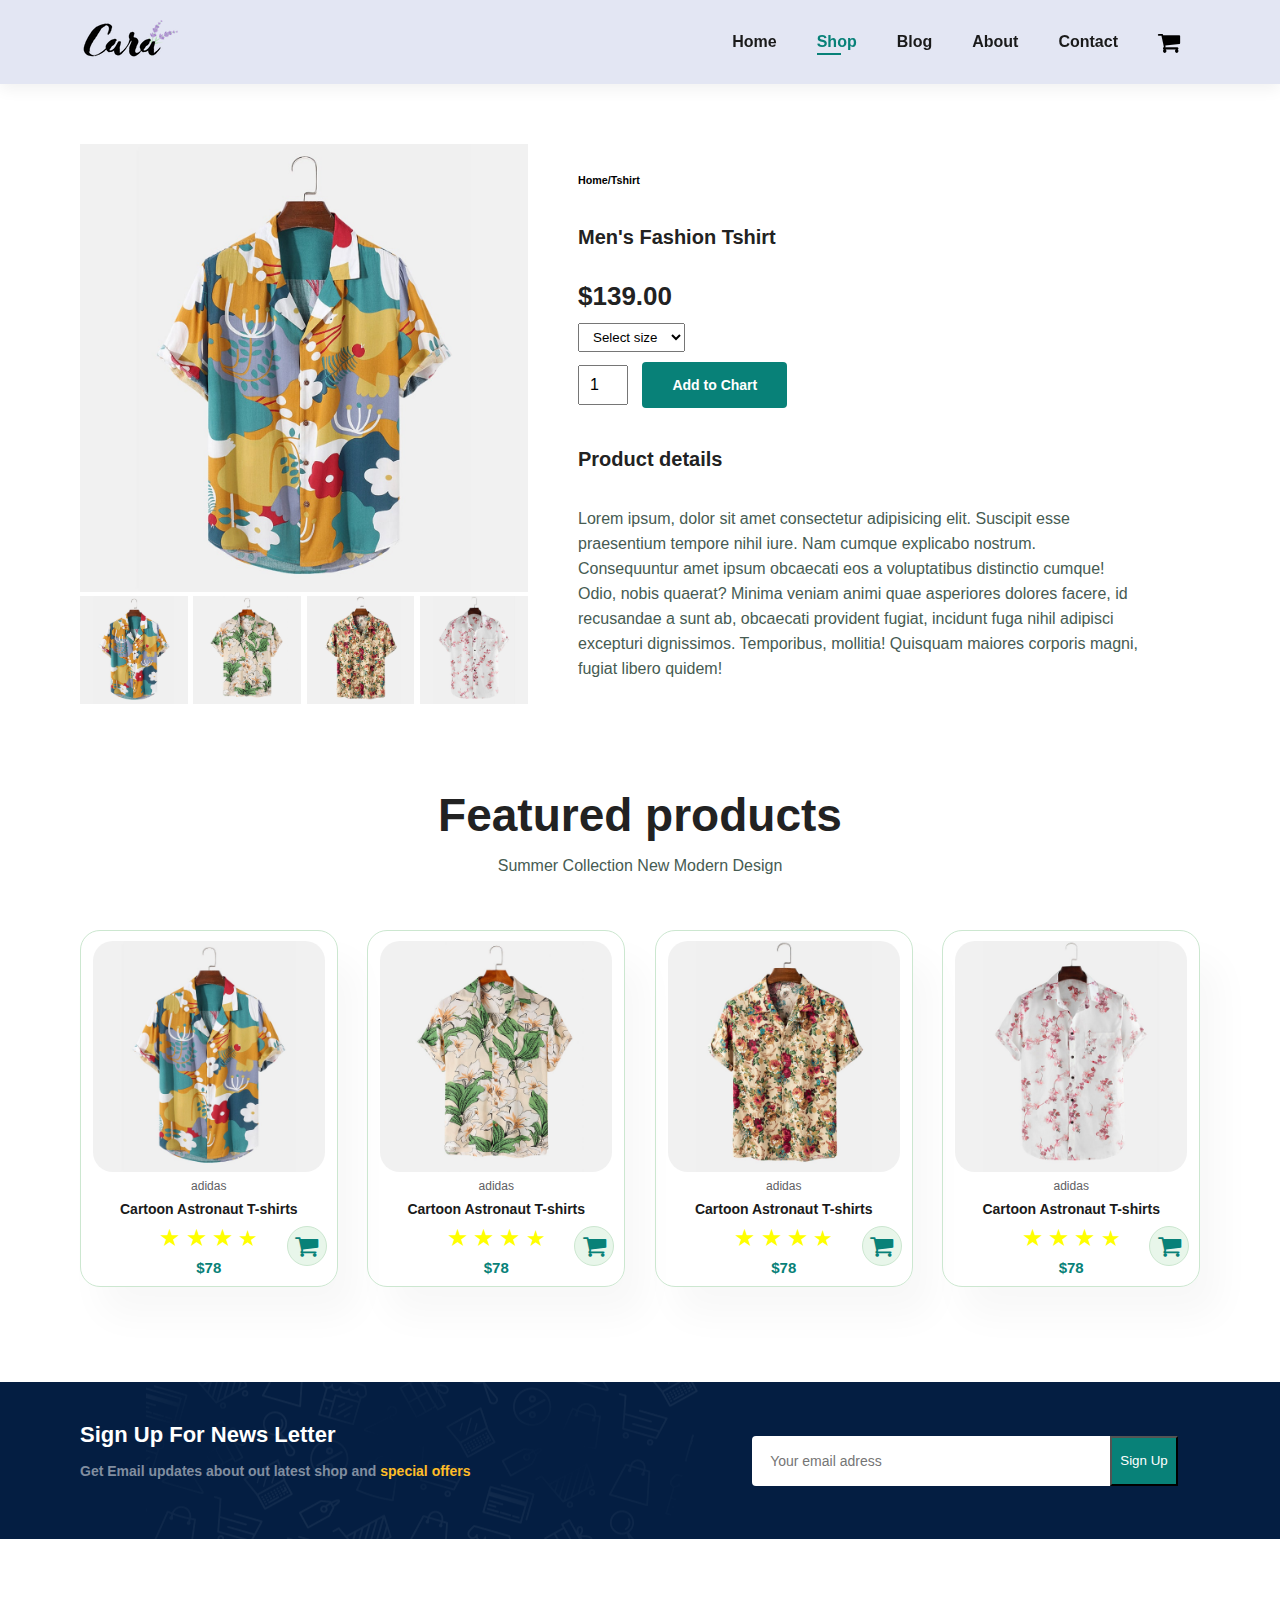
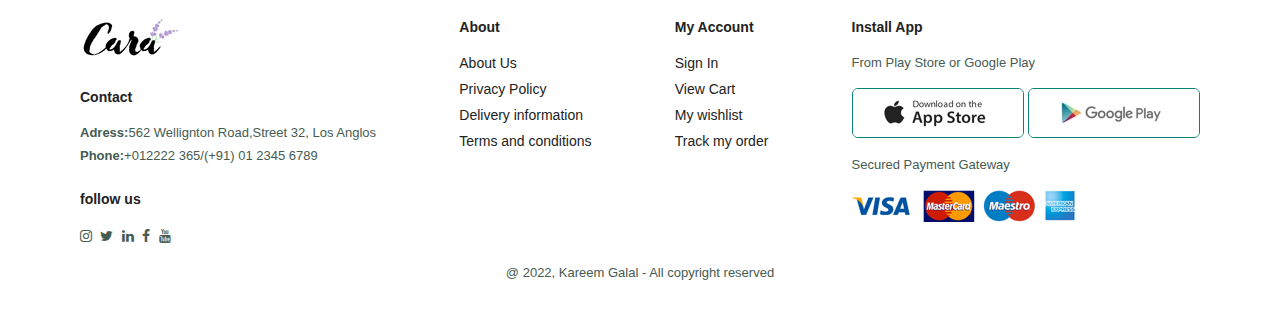
<file: sproduct.html>
<!DOCTYPE html>
<html lang="en">

<head>
    <meta charset="UTF-8" />
    <meta http-equiv="X-UA-Compatible" content="IE=edge" />
    <meta name="viewport" content="width=device-width, initial-scale=1.0" />
    <title>Document</title>
    <link rel="stylesheet" href="app.css" />
    <link rel="stylesheet" href="sproduct.css" />
    <link rel="stylesheet" href="https://cdnjs.cloudflare.com/ajax/libs/font-awesome/4.7.0/css/font-awesome.min.css" />
</head>

<body>
    <section id="header">
        <a href="#"><img src="img/logo.png" alt="" /></a>
        <div>
            <ul id="navbar">
                <li><a href="index.html">Home</a></li>
                <li><a class="active" href="shop.html">Shop</a></li>
                <li><a href="blog.html">Blog</a></li>
                <li><a href="about.html">About</a></li>
                <li><a href="contact.html">Contact</a></li>
                <li id="lg-bag">
                    <i class="fa fa-shopping-cart" style="font-size: 24px"></i>
                </li>
                <a href="" id="close"><span style="font-size: 20px">&#10006;</span></span></a>

            </ul>
        </div>
        <div id="mobile">
            <i class="fa fa-shopping-bag"></i>
            <i id="bar" class="fa fa-bars"></i>
        </div>
    </section>
    <section id="pro-details" class="section-p1">
        <div class="single-pro-image">
            <img src="img/products/f1.jpg" width="100%" id="MainImg" alt="">

            <div class="small-img-group">
                <div class="small-img-col">
                    <img src="img/products/f1.jpg" class="small-img" width="100%" alt="">

                </div>
                <div class="small-img-col">
                    <img src="img/products/f2.jpg" class="small-img" width="100%" alt="">

                </div>
                <div class="small-img-col">
                    <img src="img/products/f3.jpg" class="small-img" width="100%" alt="">

                </div>
                <div class="small-img-col">
                    <img src="img/products/f4.jpg" class="small-img" width="100%" alt="">

                </div>
            </div>
        </div>
        <div class="single-pro-details">
            <h6>Home/Tshirt</h6>
            <h4>Men's Fashion Tshirt</h4>
            <h2>$139.00</h2>
            <select name="" id="">
                <option value="">Select size</option>
                <option value="">M</option>
                <option value="">L</option>
                <option value="">Xl</option>
                <option value="">XXl</option>
                <option value="">XXXL</option>
            </select>
            <input type="number" value="1">
            <button class="normal">Add to Chart</button>
            <h4>Product details</h4>
            <p>Lorem ipsum, dolor sit amet consectetur adipisicing elit. Suscipit esse praesentium tempore nihil iure. Nam cumque explicabo nostrum. Consequuntur amet ipsum obcaecati eos a voluptatibus distinctio cumque! Odio, nobis quaerat? Minima veniam
                animi quae asperiores dolores facere, id recusandae a sunt ab, obcaecati provident fugiat, incidunt fuga nihil adipisci excepturi dignissimos. Temporibus, mollitia! Quisquam maiores corporis magni, fugiat libero quidem!</p>
        </div>

    </section>

    <section id="product1" class="section-p1">
        <h2>Featured products</h2>
        <p>Summer Collection New Modern Design</p>
        <div class="pro-container">
            <div class="pro">
                <img src="img/products/f1.jpg" alt="" />

                <div class="descrip">
                    <span>adidas</span>
                    <h5>Cartoon Astronaut T-shirts</h5>
                    <div class="star">
                        <span style="font-size: 24px; color: yellow">&starf;</span>
                        <span style="font-size: 24px; color: yellow">&starf;</span>
                        <span style="font-size: 24px; color: yellow">&starf;</span>
                        <span style="font-size: 22px; color: yellow">&starf;</span>
                    </div>
                    <h4>$78</h4>
                    <a href="#"><i class="fa fa-shopping-cart cart" style="font-size: 25px"></i
            ></a>
                </div>
            </div>
            <div class="pro">
                <img src="img/products/f2.jpg" alt="" />

                <div class="descrip">
                    <span>adidas</span>
                    <h5>Cartoon Astronaut T-shirts</h5>
                    <div class="star">
                        <span style="font-size: 24px; color: yellow">&starf;</span>
                        <span style="font-size: 24px; color: yellow">&starf;</span>
                        <span style="font-size: 24px; color: yellow">&starf;</span>
                        <span style="font-size: 22px; color: yellow">&starf;</span>
                    </div>
                    <h4>$78</h4>
                    <a href="#"><i class="fa fa-shopping-cart cart" style="font-size: 25px"></i
            ></a>
                </div>
            </div>
            <div class="pro">
                <img src="img/products/f3.jpg" alt="" />

                <div class="descrip">
                    <span>adidas</span>
                    <h5>Cartoon Astronaut T-shirts</h5>
                    <div class="star">
                        <span style="font-size: 24px; color: yellow">&starf;</span>
                        <span style="font-size: 24px; color: yellow">&starf;</span>
                        <span style="font-size: 24px; color: yellow">&starf;</span>
                        <span style="font-size: 22px; color: yellow">&starf;</span>
                    </div>
                    <h4>$78</h4>
                    <a href="#"><i class="fa fa-shopping-cart cart" style="font-size: 25px"></i
            ></a>
                </div>
            </div>
            <div class="pro">
                <img src="img/products/f4.jpg" alt="" />

                <div class="descrip">
                    <span>adidas</span>
                    <h5>Cartoon Astronaut T-shirts</h5>
                    <div class="star">
                        <span style="font-size: 24px; color: yellow">&starf;</span>
                        <span style="font-size: 24px; color: yellow">&starf;</span>
                        <span style="font-size: 24px; color: yellow">&starf;</span>
                        <span style="font-size: 22px; color: yellow">&starf;</span>
                    </div>
                    <h4>$78</h4>
                    <a href="#"><i class="fa fa-shopping-cart cart" style="font-size: 25px"></i
            ></a>
                </div>
            </div>

        </div>
    </section>
    <section id="newletter" class="section-p1 section-m1">
        <div class="newstext">
            <h4>Sign Up For News Letter</h4>

            <p>
                Get Email updates about out latest shop and
                <span>special offers</span>
            </p>
        </div>
        <div class="form">
            <input type="text" placeholder="Your email adress" />
            <button class=" ">Sign Up</button>
        </div>
    </section>
    <footer class="section-p1">
        <div class="col">
            <img class="logo" src="img/logo.png" alt="" />
            <h4>Contact</h4>
            <p><strong>Adress:</strong>562 Wellignton Road,Street 32, Los Anglos</p>
            <p><strong>Phone:</strong>+012222 365/(+91) 01 2345 6789</p>
            <div class="follow">
                <h4>follow us</h4>
                <div class="icon">
                    <a href="#"><i class="fa fa-instagram"></i></a>
                    <a href=""> <i class="fa fa-twitter"></i></a>
                    <a href="#"><i class="fa fa-linkedin"></i></a>
                    <a href="#"><i class="fa fa-facebook"></i></a>
                    <a href="#"><i class="fa fa-youtube"></i></a>
                </div>
            </div>
        </div>
        <div class="col">
            <h4>About</h4>
            <a href="">About Us</a>
            <a href="">Privacy Policy</a>
            <a href="">Delivery information</a>
            <a href="">Terms and conditions</a>
        </div>
        <div class="col">
            <h4>My Account</h4>
            <a href="">Sign In</a>
            <a href="">View Cart</a>
            <a href="">My wishlist</a>
            <a href="">Track my order</a>
        </div>
        <div class="col install">
            <h4>Install App</h4>
            <p>From Play Store or Google Play</p>
            <div class="row">
                <img src="img/pay/app.jpg" alt="" />
                <img src="img/pay/play.jpg" alt="" />
            </div>
            <p>Secured Payment Gateway</p>
            <img src="img/pay/pay.png" alt="" />
        </div>
        <div class="copyright">
            <p>@ 2022, Kareem Galal - All copyright reserved</p>
        </div>
    </footer>


    <script>
        var MainImg = document.getElementById("MainImg");
        var smallImg = document.getElementsByClassName('small-img')
        smallImg[0].onclick = function() {
            MainImg.src = smallImg[0].src;
        }
        smallImg[1].onclick = function() {
            MainImg.src = smallImg[1].src;
        }
        smallImg[2].onclick = function() {
            MainImg.src = smallImg[2].src;
        }
        smallImg[3].onclick = function() {
            MainImg.src = smallImg[3].src;
        }
    </script>
    <script src="scripts/scripts.js"></script>
</body>

</html>
</file>
<file: app.css>
@import url('https://fonts.googleapis.com/css2?family=Poppins:wght@200;400;600&family=Spartan:wght@400;600;800&display=swap');
* {
    margin: 0;
    padding: 0;
    box-sizing: border-box;
    font-family: 'Sparten', sans-serif;
}

h1 {
    font-size: 50px;
    line-height: 64px;
    color: #222;
}

h2 {
    font-size: 46px;
    line-height: 54px;
    color: #222;
}

h4 {
    font-size: 20px;
    color: #222;
}

h4 {
    font-weight: 700;
    font-size: 20px;
}

p {
    font-size: 16px;
    color: #465b52;
    margin: 15px 0 20px 0;
}

.section-p1 {
    padding: 40px 80px;
}

.section-m1 {
    margin: 40px 0;
}

body {
    width: 100%;
}

button.normal {
    font-size: 14px;
    font-weight: 600;
    padding: 15px 30px;
    color: black;
    background-color: white;
    border-radius: 4px;
    cursor: pointer;
    border: none;
    outline: none;
    transition: 0.2s;
}

button.white {
    font-size: 13px;
    font-weight: 600;
    padding: 11px 18px;
    color: white;
    background-color: transparent;
    cursor: pointer;
    border: 1px solid white;
    outline: none;
    transition: 0.2s;
}

#header {
    display: flex;
    align-items: center;
    justify-content: space-between;
    padding: 20px 80px;
    background-color: #E3E6F3;
    box-shadow: 0px 5px 15px rgba(0, 0, 0, 0.06);
    z-index: 999;
    position: sticky;
    top: 0;
    left: 0;
}

#navbar {
    display: flex;
    align-items: center;
    justify-content: center;
}

#navbar li {
    list-style: none;
    padding: 0 20px;
    position: relative;
}

#navbar li a {
    text-decoration: none;
    font-size: 16px;
    font-weight: 600;
    color: #1a1a1a;
    transition: 0.3s ease;
}

#navbar li a:hover,
#navbar li a.active {
    color: #088178;
}

#navbar li a.active::after,
#navbar li a:hover::after {
    content: "";
    width: 30%;
    height: 2px;
    background-color: #088178;
    position: absolute;
    bottom: -4px;
    left: 20px;
}

#mobile {
    display: none;
    align-items: center;
}

#hero {
    background-image: url(img/hero4.png);
    height: 90vh;
    width: 100%;
    background-size: cover;
    background-position: top 25% right 0;
    padding: 0 80px;
    display: flex;
    flex-direction: column;
    align-items: flex-start;
    justify-content: center;
}

#hero h4 {
    padding-bottom: 15px;
}

#hero h1 {
    color: #088178;
}

#hero button {
    background-image: url("img/button.png");
    background-color: transparent;
    border: 0;
    padding: 14px 80px 14px 65px;
    background-repeat: no-repeat;
    color: #088178;
    cursor: pointer;
    font-weight: 700;
    font-size: 15px;
}

#feature {
    display: flex;
    align-items: center;
    justify-content: space-around;
    flex-wrap: wrap;
}

section .fe-box {
    width: 180px;
    text-align: center;
    padding: 25px 15px;
    box-shadow: 20px 20px 34px rgba(0, 0, 0, 0.03);
    border: 1px solid #cce7d0;
    border-radius: 4px;
    margin: 15px 0;
}

section .fe-box:hover {
    box-shadow: 8px 10px 54px rgba(70, 62, 221, 0.1);
}

section .fe-box img {
    width: 100%;
    margin-bottom: 10px;
}

section .fe-box h6 {
    display: inline-block;
    padding: 9px 8px 6px 8px;
    line-height: 1;
    border-radius: 4px;
    color: #088178;
    background-color: #fddde4;
}

section .fe-box:nth-child(2) h6 {
    background-color: #cdebbc;
}

section .fe-box:nth-child(3) h6 {
    background-color: #d1e8f2;
}

section .fe-box:nth-child(4) h6 {
    background-color: #cdd4f8;
}

section .fe-box:nth-child(5) h6 {
    background-color: #fff2e5;
}

#product1 {
    text-align: center;
}

#product1 .pro-container {
    display: flex;
    justify-content: space-between;
    padding-top: 20px;
    flex-wrap: wrap;
}

#product1 .pro {
    width: 23%;
    min-width: 250px;
    padding: 10px 12px;
    border: 1px solid #cce7d0;
    border-radius: 20px;
    cursor: pointer;
    box-shadow: 20px 30px 37px rgba(0, 0, 0, 0.03);
    margin: 15px 0;
    transition: 0.2s ease;
    position: relative;
}

#product1 .pro:hover {
    box-shadow: 8px 10px 54px rgba(70, 62, 221, 0.1);
}

#product1 .pro .descrip {
    text-align: center;
}

#product1 .pro .descrip h4 {
    padding-top: 7px;
    font-size: 15px;
    font-weight: 700;
    color: #088178;
}

#product1 .pro .descrip .cart {
    width: 40px;
    height: 40px;
    line-height: 40px;
    border-radius: 50px;
    background-color: #e8f6ea;
    font-weight: 500;
    color: #088178;
    border: 1px solid #cce7d0;
    position: absolute;
    bottom: 20px;
    right: 10px;
}

#product1 .pro span {
    color: #606063;
    font-size: 12px;
}

#product1 .pro h5 {
    padding: 7px;
    color: #1a1a1a;
    font-size: 14px;
}

#product1 .pro img {
    width: 100%;
    border-radius: 20px;
}


/*banner*/

#banner {
    display: flex;
    flex-direction: column;
    justify-content: center;
    align-items: center;
    background-image: url("img/banner/b2.jpg");
    width: 100%;
    height: 40vh;
    background-size: cover;
    background-position: center;
}

#banner h4 {
    color: white;
    font-size: 16px;
}

#banner h2 {
    color: white;
    font-size: 30px;
    padding: 20px 0;
}

#banner h2 span {
    color: #ef3636;
}

#banner button:hover {
    background-color: #088178;
    color: white;
}

#sm-banner {
    display: flex;
    justify-content: space-between;
    flex: wrap;
}

#sm-banner .banner-box {
    display: flex;
    flex-direction: column;
    justify-content: center;
    align-items: flex-start;
    padding: 30px;
    background-image: url("img/banner/b17.jpg");
    min-width: 530px;
    height: 50vh;
    background-size: cover;
    background-position: center;
}

#sm-banner .banner-box2 {
    background-image: url("img/banner/b10.jpg");
}

#sm-banner h4 {
    color: white;
    font-size: 20px;
    font-weight: 400;
}

#sm-banner h2 {
    color: white;
    font-size: 28px;
    font-weight: 800;
}

#sm-banner span {
    color: white;
    font-size: 14px;
    font-weight: 500;
    padding-bottom: 15px;
}

#sm-banner .banner-box:hover button {
    background-color: #088178;
    border: 1px solid #088178;
}

#txt-banner {
    display: flex;
    justify-content: space-between;
    flex-wrap: wrap;
    padding: 0 80px;
}

#txt-banner .banner-box {
    display: flex;
    flex-direction: column;
    justify-content: center;
    align-items: flex-start;
    padding: 30px;
    background-image: url("img/banner/b7.jpg");
    min-width: 30%;
    height: 30vh;
    background-size: cover;
    background-position: center;
    margin-bottom: 20px;
}

#txt-banner h2 {
    color: white;
    font-weight: 900;
    font-size: 22px;
}

#txt-banner h3 {
    color: #ec544e;
    font-weight: 800;
    font-size: 15px;
}

#txt-banner .banner-box2 {
    background-image: url("img/banner/b4.jpg");
}

#txt-banner .banner-box3 {
    background-image: url("img/banner/b18.jpg");
}

#newletter {
    display: flex;
    justify-content: space-between;
    flex-wrap: wrap;
    align-items: center;
    background-image: url("img/banner/b14.png");
    background-repeat: no-repeat;
    background-position: 20% 30%;
    background-color: #041e42;
}

#newletter h4 {
    font-size: 22px;
    font-weight: 700;
    color: white;
}

#newletter p {
    font-size: 14px;
    font-weight: 600;
    color: #818ea0;
}

#newletter p span {
    color: #ffbd27;
}

#newletter .form {
    display: flex;
    width: 40%;
}

#newletter input {
    height: 3.125rem;
    padding: 0 1.225em;
    font-size: 14px;
    width: 80%;
    border: 1px solid transparent;
    border-radius: 4px;
    outline: none;
    border-top-right-radius: 0;
    border-bottom-right-radius: 0;
}

#newletter button {
    background-color: #088178;
    color: white;
    width: 15%;
    white-space: nowrap;
    border-top-left-radius: 0;
    border-bottom-left-radius: 0;
}

footer {
    display: flex;
    flex-wrap: wrap;
    justify-content: space-between;
}

footer .col {
    display: flex;
    flex-direction: column;
    align-items: flex-start;
    margin-bottom: 20px;
}

footer .logo {
    margin-bottom: 30px;
}

footer h4 {
    font-size: 14px;
    padding-bottom: 20px;
}

footer p {
    font-size: 13px;
    margin: 0 0 8px 0;
}

footer a {
    font-size: 14px;
    text-decoration: none;
    color: #222;
    margin-bottom: 10px;
}

footer .follow {
    margin-top: 20px;
}

footer .follow i {
    color: #465b52;
    padding-right: 4px;
    cursor: pointer;
}

footer .install .row img {
    border: 1px solid #088178;
    border-radius: 6px;
}

footer .install img {
    margin: 10px 0 15px;
}

footer .follow i:hover,
footer a:hover {
    color: #088178;
}

footer .copyright {
    width: 100%;
    text-align: center;
}

#close {
    display: none;
}


/*shop page*/

.head {
    background-image: url("img/banner/b1.jpg");
}

#page-header {
    /*background-image: url("img/banner/b1.jpg");
    */
    width: 100%;
    height: 40vh;
    background-size: cover;
    display: flex;
    justify-content: center;
    text-align: center;
    flex-direction: column;
    padding: 14px;
}

#page-header h2,
#page-header p {
    color: white;
}

#pagination {
    text-align: center;
}

#pagination a {
    text-decoration: none;
    background-color: #088178;
    padding: 15px 20px;
    border-radius: 4px;
    color: white;
    font-weight: 600;
}

#pagination a i {
    font-size: 16px;
    font-weight: 600;
}

@media(max-width:799px) {
    .section-p1 {
        padding: 40px 40px;
    }
    #navbar {
        background-color: black;
        display: flex;
        flex-direction: column;
        align-items: flex-start;
        justify-content: flex-start;
        position: fixed;
        top: 0;
        right: -300px;
        height: 100vh;
        width: 300px;
        background-color: #E3E6F3;
        box-shadow: 0 40px 60px rgba(0, 0, 0, 0.01);
        padding: 80px 0 0 10px;
        transition: 0.3s;
    }
    #navbar li {
        margin-bottom: 25px;
    }
    #mobile {
        display: flex;
        align-items: center;
    }
    #mobile i {
        color: #1a1a1a;
        font-size: 24px;
        padding-left: 20px;
    }
    #navbar.active {
        right: 0px;
    }
    #close {
        display: inline-block;
        position: absolute;
        top: 30px;
        left: 30px;
        color: #222;
        font-size: 24px;
        text-decoration: none;
    }
    #lg-bag {
        display: none;
    }
    #hero {
        height: 70vh;
        padding: 0 80px;
        background-position: top 30% right 30%;
    }
    #feature {
        justify-content: center;
    }
    #feature .fe-box {
        margin: 15px 15px;
    }
    #product1 .pro-container {
        justify-content: center;
    }
    #product1 .pro {
        margin: 15px;
    }
    #banner {
        height: 20vh;
    }
    #sm-banner {
        flex-direction: column;
    }
    #sm-banner .banner-box {
        height: 30vh;
        margin: 15px 0;
    }
    #txt-banner .banner-box {
        width: 30%;
    }
    #newsletter .form {
        width: 70%;
    }
}

@media(max-width:477px) {
    #header {
        padding: 10px 30px;
    }
    h2 {
        font-size: 32px;
    }
    h1 {
        font-size: 38px;
    }
    #hero {
        padding: 0 20px;
        background-position: 55%;
    }
    .section-p1 {
        padding: 20px
    }
    #feature {
        justify-content: space-between;
    }
    #feature .fe-box {
        width: 155px;
        margin: 0 0 15px 0;
    }
    #product .pro {
        width: 100%;
    }
    #banner {
        height: 40vh;
    }
    #sm-banner .banner-box {
        height: 40vh;
        min-width: 100%;
    }
    #txt-banner {
        padding: 20px;
    }
    #txt-banner .banner-box {
        width: 100%;
    }
    #newsleter {
        padding: 40px 20px;
    }
    #newsletter .form {
        width: 100%;
    }
    #footer .copyright {
        text-align: start;
    }
}
</file>
<file: blog.css>
.blog-header {
    background-image: url("img/banner/b19.jpg");
}

#blog {
    padding: 150px 150px 0 150px;
}

.blog-box {
    position: relative;
}

#blog .blog-box {
    display: flex;
    align-items: center;
    width: 100%;
    padding-bottom: 90px;
}

#blog .blog-img {
    width: 50%;
    margin-right: 40px;
}

#blog img {
    width: 100%;
    height: 350px;
    object-fit: cover;
}

#blog .blog-details {
    width: 50%;
}

#blog .blog-details a {
    text-decoration: none;
    font-size: 13px;
    color: black;
    font-weight: 700;
    position: relative;
    transition: 0.33s;
}

#blog .blog-details a::after {
    content: "";
    width: 50px;
    height: 1px;
    background-color: black;
    position: absolute;
    top: 4px;
    right: -60px;
}

#blog .blog-details a:hover {
    color: #008178;
}

#blog .blog-details a::after::after {
    background-color: #008178;
}

#blog .blog-box h1 {
    position: absolute;
    top: -40px;
    left: 0;
    font-size: 70px;
    font-weight: 700;
    color: #c9cbce;
    z-index: -9;
}

@media(max-width:477px) {
    #blog {
        padding: 100px 20px 0 20px;
    }
    #blog .blog-box {
        display: flex;
        align-items: flex-start;
        flex-direction: column;
    }
    #blog .blog-img {
        width: 100%;
        margin-right: 0px;
        margin-bottom: 30px;
    }
    #blog .blog-details {
        width: 100%;
    }
}
</file>
<file: cart.css>
.cart-header {
    background-image: url("img/about/banner.png");
}

#cart {
    overflow-x: auto;
}

#cart table {
    width: 100%;
    border-collapse: collapse;
    table-layout: fixed;
    white-space: nowrap;
}

#cart table img {
    width: 70px;
}

#cart table td:nth-child(1) {
    width: 100%;
    text-align: center;
}

#cart table td:nth-child(2) {
    width: 150%;
    text-align: center;
}

#cart table td:nth-child(3) {
    width: 200%;
    text-align: center;
}

#cart table thead {
    border: 1px solid #e2e9e1;
    border-left: none;
    border-right: none;
}

#cart table thead td {
    font-weight: 700;
    text-transform: uppercase;
    font-size: 13px;
    padding: 18px 0;
}

#cart table tbody tr td {
    padding-top: 15px;
}

#cart table tbody td {
    font-size: 13px;
}

a {
    text-decoration: none;
}

#cart table td:nth-child(4),
#cart table td:nth-child(5),
#cart table td:nth-child(6) {
    width: 200%;
    text-align: center;
}

#cart table td:nth-child(5) input {
    width: 70px;
    padding: 10px 5px 10px 15px;
}

#cart-add {
    display: flex;
    justify-content: space-between;
    flex-wrap: wrap;
}

#coupon {
    width: 50%;
    margin-bottom: 30px;
}

#coupon h3,
#subtotal h3 {
    padding-bottom: 15px;
}

#coupon input {
    padding: 10px 20px;
    outline: none;
    width: 60%;
    margin-right: 10px;
    border: 1px solid #e2e9e1;
}

#apply,
#checkout {
    background-color: #088178;
    color: white;
}

#coupon button {
    padding: 12px 25px;
}

#subtotal {
    width: 50%;
    margin-bottom: 30px;
    border: 1px solid #e2e9e1;
    padding: 30px;
}

#subtotal table {
    border-collapse: collapse;
    width: 100%;
    margin-bottom: 20px;
}

#subtotal table td {
    width: 50%;
    border: 1px solid #e2e9e1;
    padding: 10px;
    font-size: 13px;
}

@media(max-width:477px) {
    #cart-add {
        flex-direction: column;
    }
    #coupon {
        width: 100%;
    }
    #subtotal {
        width: 100%;
        padding: 30px;
    }
}
</file>
<file: contact.css>
.contact-header {
    background-image: url("img/about/banner.png");
}

#contact-details {
    display: flex;
    align-items: center;
    justify-content: center;
}

#contact-details .details {
    width: 40%;
}

#contact-details .details span,
#form-details form span {
    font-size: 16px;
}

#contact-details .details h2,
#form-details form h2 {
    font-size: 26px;
    line-height: 35px;
    padding: 20px 0;
}

#contact-details .details h3 {
    font-size: 16px;
    padding-bottom: 15px;
}

#contact-details .details li {
    list-style: none;
    display: flex;
    padding: 10px 0;
}

#contact-details .details li i {
    font-size: 14px;
    padding-right: 22px;
}

#contact-details .details li p {
    margin: 0;
    font-size: 14px;
}

#contact-details .map {
    width: 55%;
    height: 400px;
}

#contact-details .map iframe {
    width: 100%;
    height: 100%;
}

#form-details {
    display: flex;
    justify-content: space-between;
    margin: 30px;
    padding: 80px;
    border: 1px solid #e1e1e1;
}

#form-details form {
    width: 65%;
    display: flex;
    flex-direction: column;
    align-items: flex-start;
}

#form-details input,
#form-details form textarea {
    width: 100%;
    padding: 12px 15px;
    outline: none;
    margin-bottom: 20px;
    border: 1px solid #088178;
}

#form-details form button {
    background-color: #088178;
    color: white;
}

.person {
    padding-bottom: 25px;
    display: flex;
    align-items: flex-start;
}

#form-details.people div img {
    width: 65px;
    height: 65px;
    object-fit: cover;
    margin-right: 15px;
}

#form-details.people div p {
    margin: 0;
    font-size: 13px;
    line-height: 25px;
}

#form-details.people div p span {
    display: block;
    font-size: 16px;
    font-weight: 600;
    color: #000;
}

@media(max-width:799px) {
    #form-details {
        padding: 40px;
    }
    #form-details form {
        width: 50%;
    }
}

@media(max-width:477px) {
    #contact-details {
        flex-direction: column;
    }
    #contact-details .details {
        width: 100%;
        margin-bottom: 30px;
    }
    #contact-details .map {
        width: 100%;
    }
    #form-details {
        margin: 10px;
        padding: 30px 10px;
        flex-direction: column;
    }
    #form-details form {
        width: 100%;
        margin-bottom: 30px;
    }
}
</file>
<file: sproduct.css>
#pro-details {
    display: flex;
    margin-top: 20px;
}

#pro-details .single-pro-image {
    width: 40%;
    margin-right: 50px;
}

.small-img-group {
    display: flex;
    justify-content: space-between;
}

.small-img-col {
    flex-basis: 24%;
    cursor: pointer;
}

#pro-details .single-pro-details {
    width: 50%;
    padding-top: 30px;
}

#pro-details .single-pro-details h4 {
    padding: 40px 0 20px 0;
}

#pro-details .single-pro-details h2 {
    font-size: 26px;
}

#pro-details .single-pro-details select {
    display: block;
    padding: 5px 10px;
    margin-bottom: 10px;
}

#pro-details .single-pro-details input {
    width: 50px;
    height: 40px;
    padding-left: 10px;
    font-size: 16px;
    margin-right: 10px;
}

#pro-details .single-pro-details button {
    background-color: #088178;
    color: white;
}

#pro-details .single-pro-details input:focus {
    outline: none;
}

#pro-details .single-pro-details p {
    line-height: 25px;
}

@media(max-width:499px) {
    #pro-details {
        display: flex;
        flex-direction: column;
    }
    #pro-details .single-pro-image {
        width: 100%;
        margin: 0px;
    }
    #pro-details .single-pro-details {
        width: 100%;
    }
}
</file>
